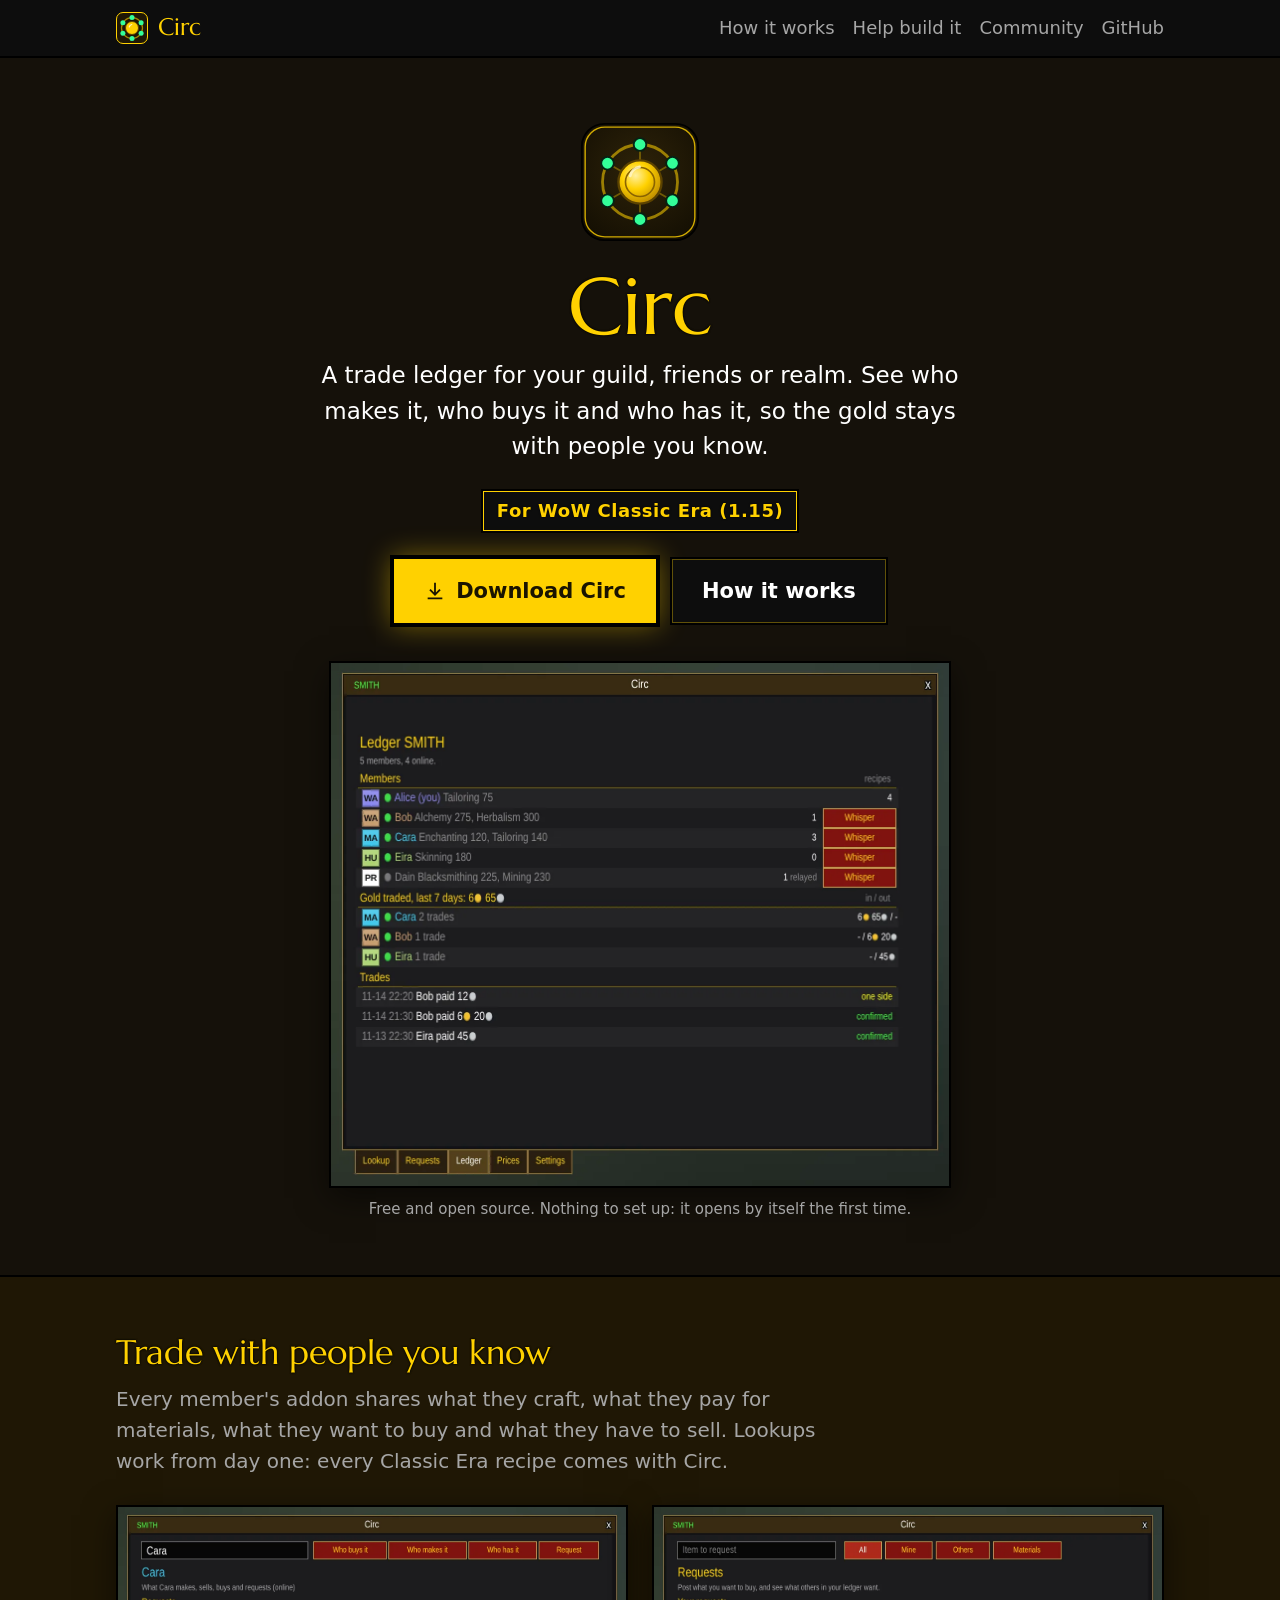
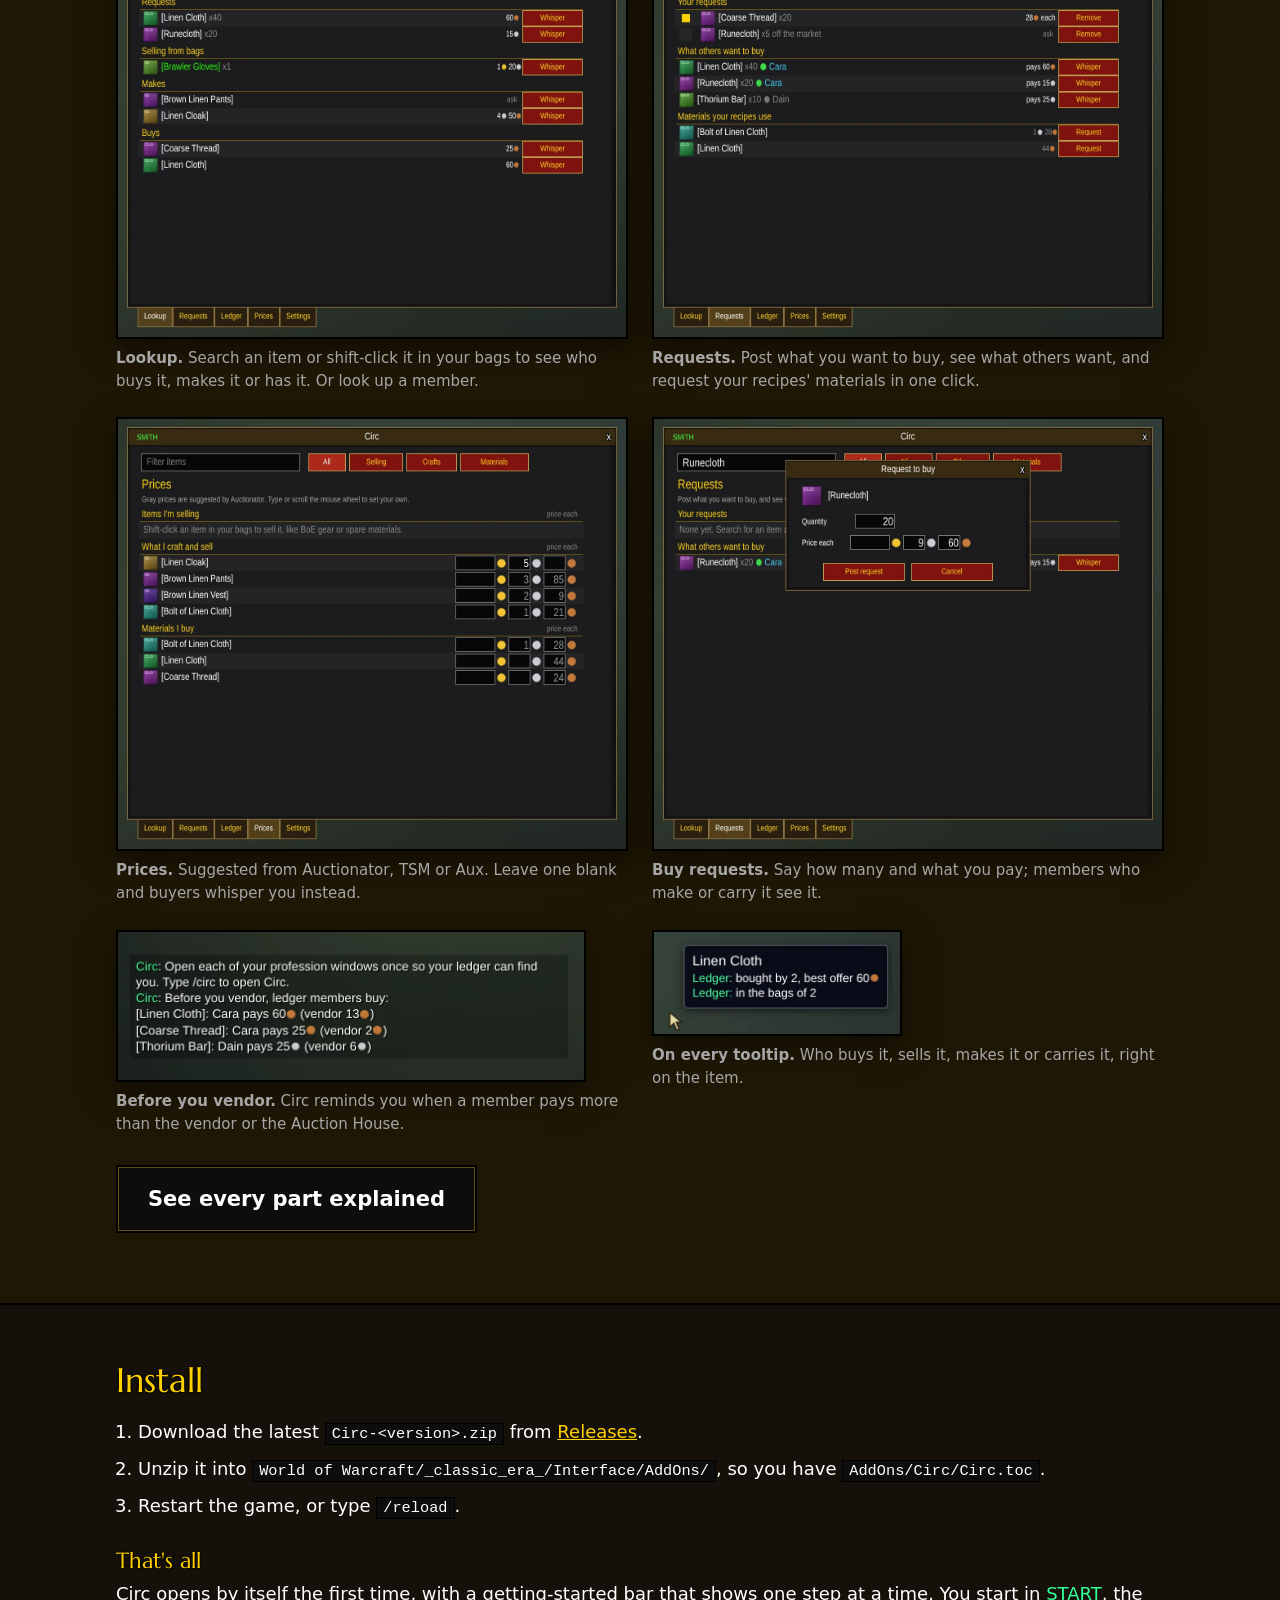
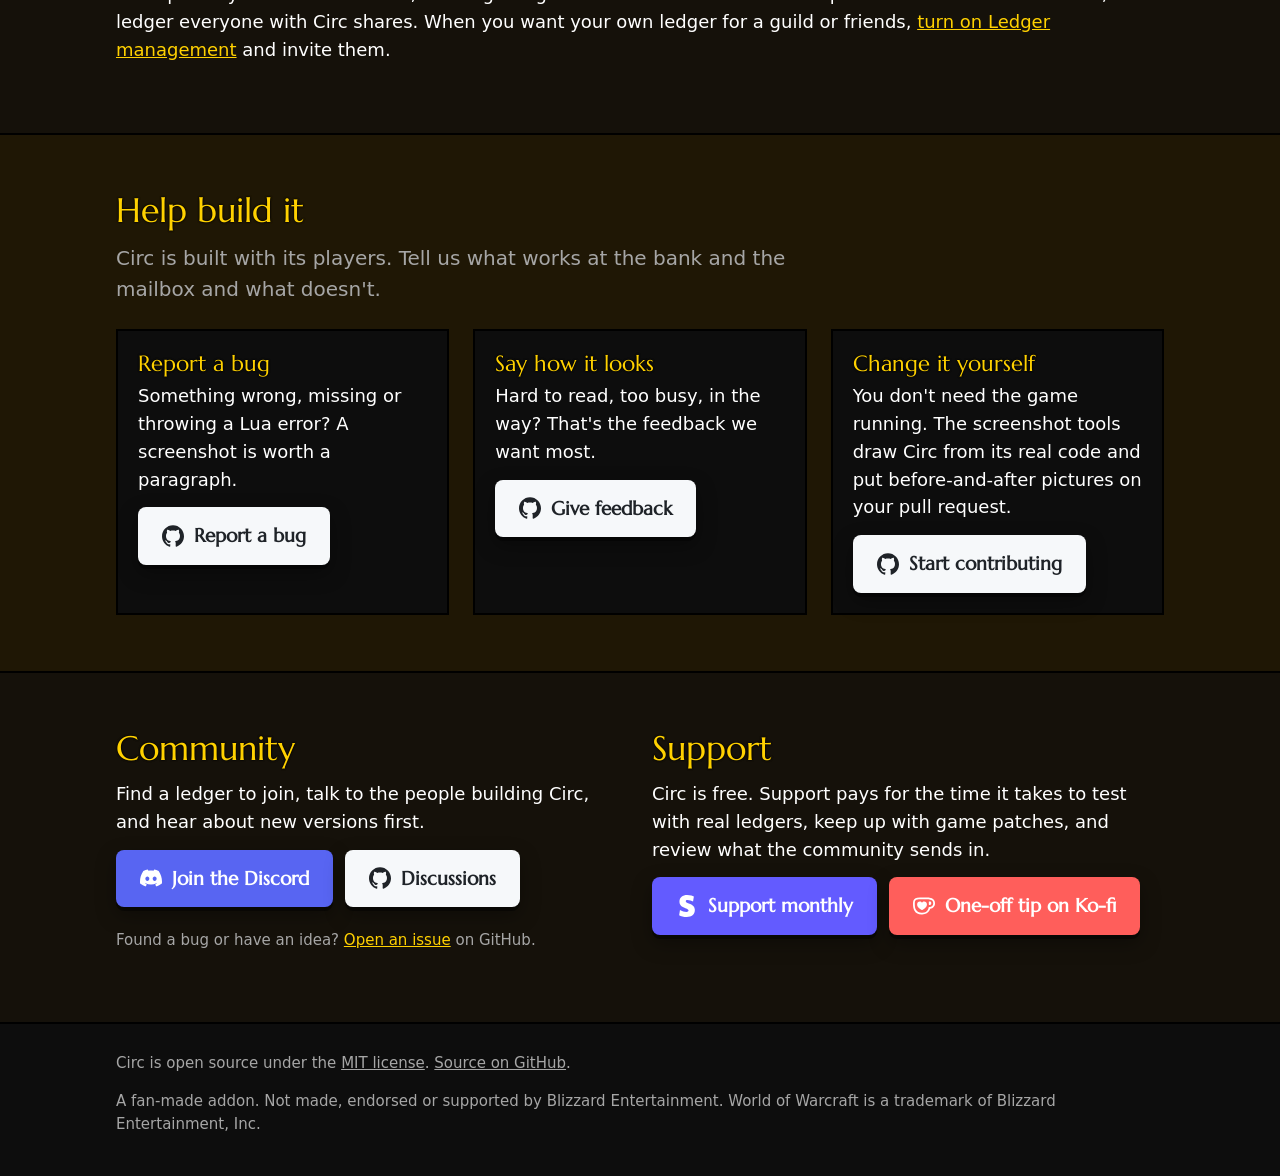
<file: docs/index.html>
<!doctype html>
<!--
  The Circ landing page, served by GitHub Pages from docs/. Plain HTML, no build step.
  Community links: Discord, GitHub Discussions and Issues. Support links: Ko-fi and a
  Stripe monthly subscription. Keep them in step with README.md and .github/FUNDING.yml.
  Screenshots in images/shots/ come from tools/circ-shots:
    python3 tools/site-images.py
  The social card (images/social.jpg) and the icon come from brand/:
    python3 tools/brand-images.py
-->
<html lang="en">
<head>
<meta charset="utf-8">
<meta name="viewport" content="width=device-width, initial-scale=1">
<title>Circ: a trade ledger for WoW Classic Era</title>
<meta name="description" content="Circ shares what your guild, friends or realm craft, buy and sell in World of Warcraft Classic Era, so gold stays with people you know.">
<meta property="og:type" content="website">
<meta property="og:url" content="https://latentrune.github.io/circ/">
<meta property="og:title" content="Circ: a trade ledger for WoW Classic Era">
<meta property="og:description" content="See who makes it, who buys it and who has it, inside your own trade ledger.">
<meta property="og:image" content="https://latentrune.github.io/circ/images/social.jpg">
<meta property="og:image:width" content="1200">
<meta property="og:image:height" content="630">
<meta name="twitter:card" content="summary_large_image">
<meta name="theme-color" content="#1f1705">
<link rel="icon" href="images/favicon.svg" type="image/svg+xml">
<link rel="apple-touch-icon" href="images/icon-512.png">
<link rel="preconnect" href="https://fonts.googleapis.com">
<link rel="preconnect" href="https://fonts.gstatic.com" crossorigin>
<link href="https://fonts.googleapis.com/css2?family=Marcellus&display=swap" rel="stylesheet">
<link rel="stylesheet" href="site.css">
</head>
<body>

<header class="top"><div class="wrap">
  <a class="brand" href="./"><img src="images/favicon.svg" alt="">Circ</a>
  <nav>
    <a href="docs.html">How it works</a>
    <a class="wide" href="#help">Help build it</a>
    <a class="wide" href="#community">Community</a>
    <a href="https://github.com/LatentRune/circ">GitHub</a>
  </nav>
</div></header>

<!-- Hero: what it is and where to get it -->
<div class="hero wrap">
  <img class="mark" src="images/icon.svg" alt="The Circ icon: a gold coin inside a ring of members">
  <h1>Circ</h1>
  <p class="tag">A trade ledger for your guild, friends or realm. See who makes it, who buys it and who has it,
    so the gold stays with people you know.</p>
  <p class="clients"><span class="client">For WoW Classic Era (1.15)</span></p>
  <div class="btns">
    <a class="btn gold big" href="https://github.com/LatentRune/circ/releases/latest"><svg class="ico" viewBox="0 0 24 24" aria-hidden="true"><path fill="currentColor" d="M11 3h2v10.6l3.8-3.8 1.4 1.4L12 17.4l-6.2-6.2 1.4-1.4L11 13.6zM4 19h16v2H4z"/></svg>Download Circ</a>
    <a class="btn big" href="docs.html">How it works</a>
  </div>
  <img class="shot" src="images/shots/ledger.webp" width="622" height="526"
       alt="Circ's Ledger tab: five members with their professions, the gold traded with each this week, and the trades">
  <p class="small" style="margin-top:10px">Free and open source. Nothing to set up: it opens by itself the first time.</p>
</div>

<!-- What it shows -->
<section class="alt"><div class="wrap">
  <h2>Trade with people you know</h2>
  <p class="lead">Every member's addon shares what they craft, what they pay for materials, what they want to buy
    and what they have to sell. Lookups work from day one: every Classic Era recipe comes with Circ.</p>
  <div class="grid two gallery" style="margin-top:28px">
    <figure><img class="shot" src="images/shots/lookup-member.webp" width="622" height="526" alt="Looking up Cara: her requests, what she sells, makes and buys">
      <figcaption><b>Lookup.</b> Search an item or shift-click it in your bags to see who buys it, makes it or has it. Or look up a member.</figcaption></figure>
    <figure><img class="shot" src="images/shots/requests-all.webp" width="622" height="526" alt="The Requests tab: your requests, what others want, and materials your recipes use">
      <figcaption><b>Requests.</b> Post what you want to buy, see what others want, and request your recipes' materials in one click.</figcaption></figure>
    <figure><img class="shot" src="images/shots/prices.webp" width="622" height="526" alt="The Prices tab: crafts and materials with suggested prices">
      <figcaption><b>Prices.</b> Suggested from Auctionator, TSM or Aux. Leave one blank and buyers whisper you instead.</figcaption></figure>
    <figure><img class="shot" src="images/shots/request-dialog.webp" width="622" height="526" alt="Posting a request to buy 20 Runecloth">
      <figcaption><b>Buy requests.</b> Say how many and what you pay; members who make or carry it see it.</figcaption></figure>
  </div>
  <div class="grid two" style="margin-top:24px">
    <figure><img class="shot" src="images/shots/vendor.webp" width="470" height="150" alt="Chat: before you vendor, ledger members buy Linen Cloth, Coarse Thread and Thorium Bar for more">
      <figcaption><b>Before you vendor.</b> Circ reminds you when a member pays more than the vendor or the Auction House.</figcaption></figure>
    <figure><img class="shot" src="images/shots/tooltip.webp" width="250" height="104" alt="Item tooltip with two Ledger lines" style="max-width:min(360px, 100%)">
      <figcaption><b>On every tooltip.</b> Who buys it, sells it, makes it or carries it, right on the item.</figcaption></figure>
  </div>
  <p style="margin-top:28px"><a class="btn big" href="docs.html">See every part explained</a></p>
</div></section>

<!-- Install -->
<section id="install"><div class="wrap">
  <h2>Install</h2>
  <ol class="steps">
    <li>Download the latest <code>Circ-&lt;version&gt;.zip</code> from
      <a href="https://github.com/LatentRune/circ/releases/latest">Releases</a>.</li>
    <li>Unzip it into <code>World of Warcraft/_classic_era_/Interface/AddOns/</code>, so you have
      <code>AddOns/Circ/Circ.toc</code>.</li>
    <li>Restart the game, or type <code>/reload</code>.</li>
  </ol>
  <h3>That's all</h3>
  <p>Circ opens by itself the first time, with a getting-started bar that shows one step at a time. You start in
    <span class="ledger">START</span>, the ledger everyone with Circ shares. When you want your own ledger for a guild or
    friends, <a href="docs.html#ledgers">turn on Ledger management</a> and invite them.</p>
</div></section>

<!-- Help build it -->
<section id="help" class="alt"><div class="wrap">
  <h2>Help build it</h2>
  <p class="lead">Circ is built with its players. Tell us what works at the bank and the mailbox and what doesn't.</p>
  <div class="grid" style="margin-top:24px">
    <div class="card"><h3>Report a bug</h3><p>Something wrong, missing or throwing a Lua error? A screenshot is worth a paragraph.</p>
      <a class="btn brand github" href="https://github.com/LatentRune/circ/issues/new?template=bug.yml"><svg class="ico" viewBox="0 0 24 24" aria-hidden="true"><path fill="currentColor" d="M12 .297c-6.63 0-12 5.373-12 12 0 5.303 3.438 9.8 8.205 11.385.6.113.82-.258.82-.577 0-.285-.01-1.04-.015-2.04-3.338.724-4.042-1.61-4.042-1.61C4.422 18.07 3.633 17.7 3.633 17.7c-1.087-.744.084-.729.084-.729 1.205.084 1.838 1.236 1.838 1.236 1.07 1.835 2.809 1.305 3.495.998.108-.776.417-1.305.76-1.605-2.665-.3-5.466-1.332-5.466-5.93 0-1.31.465-2.38 1.235-3.22-.135-.303-.54-1.523.105-3.176 0 0 1.005-.322 3.3 1.23.96-.267 1.98-.399 3-.405 1.02.006 2.04.138 3 .405 2.28-1.552 3.285-1.23 3.285-1.23.645 1.653.24 2.873.12 3.176.765.84 1.23 1.91 1.23 3.22 0 4.61-2.805 5.625-5.475 5.92.42.36.81 1.096.81 2.22 0 1.606-.015 2.896-.015 3.286 0 .315.21.69.825.57C20.565 22.092 24 17.592 24 12.297c0-6.627-5.373-12-12-12"/></svg>Report a bug</a></div>
    <div class="card"><h3>Say how it looks</h3><p>Hard to read, too busy, in the way? That's the feedback we want most.</p>
      <a class="btn brand github" href="https://github.com/LatentRune/circ/issues/new?template=looks.yml"><svg class="ico" viewBox="0 0 24 24" aria-hidden="true"><path fill="currentColor" d="M12 .297c-6.63 0-12 5.373-12 12 0 5.303 3.438 9.8 8.205 11.385.6.113.82-.258.82-.577 0-.285-.01-1.04-.015-2.04-3.338.724-4.042-1.61-4.042-1.61C4.422 18.07 3.633 17.7 3.633 17.7c-1.087-.744.084-.729.084-.729 1.205.084 1.838 1.236 1.838 1.236 1.07 1.835 2.809 1.305 3.495.998.108-.776.417-1.305.76-1.605-2.665-.3-5.466-1.332-5.466-5.93 0-1.31.465-2.38 1.235-3.22-.135-.303-.54-1.523.105-3.176 0 0 1.005-.322 3.3 1.23.96-.267 1.98-.399 3-.405 1.02.006 2.04.138 3 .405 2.28-1.552 3.285-1.23 3.285-1.23.645 1.653.24 2.873.12 3.176.765.84 1.23 1.91 1.23 3.22 0 4.61-2.805 5.625-5.475 5.92.42.36.81 1.096.81 2.22 0 1.606-.015 2.896-.015 3.286 0 .315.21.69.825.57C20.565 22.092 24 17.592 24 12.297c0-6.627-5.373-12-12-12"/></svg>Give feedback</a></div>
    <div class="card"><h3>Change it yourself</h3><p>You don't need the game running. The screenshot tools draw Circ from its real code and put before-and-after pictures on your pull request.</p>
      <a class="btn brand github" href="https://github.com/LatentRune/circ/blob/main/CONTRIBUTING.md"><svg class="ico" viewBox="0 0 24 24" aria-hidden="true"><path fill="currentColor" d="M12 .297c-6.63 0-12 5.373-12 12 0 5.303 3.438 9.8 8.205 11.385.6.113.82-.258.82-.577 0-.285-.01-1.04-.015-2.04-3.338.724-4.042-1.61-4.042-1.61C4.422 18.07 3.633 17.7 3.633 17.7c-1.087-.744.084-.729.084-.729 1.205.084 1.838 1.236 1.838 1.236 1.07 1.835 2.809 1.305 3.495.998.108-.776.417-1.305.76-1.605-2.665-.3-5.466-1.332-5.466-5.93 0-1.31.465-2.38 1.235-3.22-.135-.303-.54-1.523.105-3.176 0 0 1.005-.322 3.3 1.23.96-.267 1.98-.399 3-.405 1.02.006 2.04.138 3 .405 2.28-1.552 3.285-1.23 3.285-1.23.645 1.653.24 2.873.12 3.176.765.84 1.23 1.91 1.23 3.22 0 4.61-2.805 5.625-5.475 5.92.42.36.81 1.096.81 2.22 0 1.606-.015 2.896-.015 3.286 0 .315.21.69.825.57C20.565 22.092 24 17.592 24 12.297c0-6.627-5.373-12-12-12"/></svg>Start contributing</a></div>
  </div>
</div></section>

<!-- Community and support -->
<section id="community"><div class="wrap">
  <div class="grid">
    <div>
      <h2>Community</h2>
      <p>Find a ledger to join, talk to the people building Circ, and hear about new versions first.</p>
      <div class="btns" style="margin-bottom:22px">
        <a class="btn brand discord" href="https://discord.gg/wcCfAmMsFV"><svg class="ico" viewBox="0 0 24 24" aria-hidden="true"><path fill="currentColor" d="M20.317 4.3698a19.7913 19.7913 0 00-4.8851-1.5152.0741.0741 0 00-.0785.0371c-.211.3753-.4447.8648-.6083 1.2495-1.8447-.2762-3.68-.2762-5.4868 0-.1636-.3933-.4058-.8742-.6177-1.2495a.077.077 0 00-.0785-.037 19.7363 19.7363 0 00-4.8852 1.515.0699.0699 0 00-.0321.0277C.5334 9.0458-.319 13.5799.0992 18.0578a.0824.0824 0 00.0312.0561c2.0528 1.5076 4.0413 2.4228 5.9929 3.0294a.0777.0777 0 00.0842-.0276c.4616-.6304.8731-1.2952 1.226-1.9942a.076.076 0 00-.0416-.1057c-.6528-.2476-1.2743-.5495-1.8722-.8923a.077.077 0 01-.0076-.1277c.1258-.0943.2517-.1923.3718-.2914a.0743.0743 0 01.0776-.0105c3.9278 1.7933 8.18 1.7933 12.0614 0a.0739.0739 0 01.0785.0095c.1202.099.246.1981.3728.2924a.077.077 0 01-.0066.1276 12.2986 12.2986 0 01-1.873.8914.0766.0766 0 00-.0407.1067c.3604.698.7719 1.3628 1.225 1.9932a.076.076 0 00.0842.0286c1.961-.6067 3.9495-1.5219 6.0023-3.0294a.077.077 0 00.0313-.0552c.5004-5.177-.8382-9.6739-3.5485-13.6604a.061.061 0 00-.0312-.0286zM8.02 15.3312c-1.1825 0-2.1569-1.0857-2.1569-2.419 0-1.3332.9555-2.4189 2.157-2.4189 1.2108 0 2.1757 1.0952 2.1568 2.419 0 1.3332-.9555 2.4189-2.1569 2.4189zm7.9748 0c-1.1825 0-2.1569-1.0857-2.1569-2.419 0-1.3332.9554-2.4189 2.1569-2.4189 1.2108 0 2.1757 1.0952 2.1568 2.419 0 1.3332-.946 2.4189-2.1568 2.4189Z"/></svg>Join the Discord</a>
        <a class="btn brand github" href="https://github.com/LatentRune/circ/discussions"><svg class="ico" viewBox="0 0 24 24" aria-hidden="true"><path fill="currentColor" d="M12 .297c-6.63 0-12 5.373-12 12 0 5.303 3.438 9.8 8.205 11.385.6.113.82-.258.82-.577 0-.285-.01-1.04-.015-2.04-3.338.724-4.042-1.61-4.042-1.61C4.422 18.07 3.633 17.7 3.633 17.7c-1.087-.744.084-.729.084-.729 1.205.084 1.838 1.236 1.838 1.236 1.07 1.835 2.809 1.305 3.495.998.108-.776.417-1.305.76-1.605-2.665-.3-5.466-1.332-5.466-5.93 0-1.31.465-2.38 1.235-3.22-.135-.303-.54-1.523.105-3.176 0 0 1.005-.322 3.3 1.23.96-.267 1.98-.399 3-.405 1.02.006 2.04.138 3 .405 2.28-1.552 3.285-1.23 3.285-1.23.645 1.653.24 2.873.12 3.176.765.84 1.23 1.91 1.23 3.22 0 4.61-2.805 5.625-5.475 5.92.42.36.81 1.096.81 2.22 0 1.606-.015 2.896-.015 3.286 0 .315.21.69.825.57C20.565 22.092 24 17.592 24 12.297c0-6.627-5.373-12-12-12"/></svg>Discussions</a>
      </div>
      <p class="small">Found a bug or have an idea? <a href="https://github.com/LatentRune/circ/issues">Open an issue</a> on GitHub.</p>
    </div>
    <div>
      <h2>Support</h2>
      <p>Circ is free. Support pays for the time it takes to test with real ledgers,
        keep up with game patches, and review what the community sends in.</p>
      <div class="btns">
        <a class="btn brand stripe" href="https://buy.stripe.com/00wdR93RAdvsdxwaPwew801"><svg class="ico" viewBox="0 0 24 24" aria-hidden="true"><path fill="currentColor" d="M13.976 9.15c-2.172-.806-3.356-1.426-3.356-2.409 0-.831.683-1.305 1.901-1.305 2.227 0 4.515.858 6.09 1.631l.89-5.494C18.252.975 15.697 0 12.165 0 9.667 0 7.589.654 6.104 1.872 4.56 3.147 3.757 4.992 3.757 7.218c0 4.039 2.467 5.76 6.476 7.219 2.585.92 3.445 1.574 3.445 2.583 0 .98-.84 1.545-2.354 1.545-1.875 0-4.965-.921-6.99-2.109l-.9 5.555C5.175 22.99 8.385 24 11.714 24c2.641 0 4.843-.624 6.328-1.813 1.664-1.305 2.525-3.236 2.525-5.732 0-4.128-2.524-5.851-6.594-7.305h.003z"/></svg>Support monthly</a>
        <a class="btn brand kofi" href="https://ko-fi.com/latentrune"><svg class="ico" viewBox="0 0 24 24" aria-hidden="true"><path fill="currentColor" d="M11.351 2.715c-2.7 0-4.986.025-6.83.26C2.078 3.285 0 5.154 0 8.61c0 3.506.182 6.13 1.585 8.493 1.584 2.701 4.233 4.182 7.662 4.182h.83c4.209 0 6.494-2.234 7.637-4a9.5 9.5 0 0 0 1.091-2.338C21.792 14.688 24 12.22 24 9.208v-.415c0-3.247-2.13-5.507-5.792-5.87-1.558-.156-2.65-.208-6.857-.208m0 1.947c4.208 0 5.09.052 6.571.182 2.624.311 4.13 1.584 4.13 4v.39c0 2.156-1.792 3.844-3.87 3.844h-.935l-.156.649c-.208 1.013-.597 1.818-1.039 2.546-.909 1.428-2.545 3.064-5.922 3.064h-.805c-2.571 0-4.831-.883-6.078-3.195-1.09-2-1.298-4.155-1.298-7.506 0-2.181.857-3.402 3.012-3.714 1.533-.233 3.559-.26 6.39-.26m6.547 2.287c-.416 0-.65.234-.65.546v2.935c0 .311.234.545.65.545 1.324 0 2.051-.754 2.051-2s-.727-2.026-2.052-2.026m-10.39.182c-1.818 0-3.013 1.48-3.013 3.142 0 1.533.858 2.857 1.949 3.897.727.701 1.87 1.429 2.649 1.896a1.47 1.47 0 0 0 1.507 0c.78-.467 1.922-1.195 2.623-1.896 1.117-1.039 1.974-2.364 1.974-3.897 0-1.662-1.247-3.142-3.039-3.142-1.065 0-1.792.545-2.338 1.298-.493-.753-1.246-1.298-2.312-1.298"/></svg>One-off tip on Ko-fi</a>
      </div>
    </div>
  </div>
</div></section>

<footer><div class="wrap">
  <p>Circ is open source under the <a href="https://github.com/LatentRune/circ/blob/main/LICENSE">MIT license</a>.
    <a href="https://github.com/LatentRune/circ">Source on GitHub</a>.</p>
  <p>A fan-made addon. Not made, endorsed or supported by Blizzard Entertainment.
    World of Warcraft is a trademark of Blizzard Entertainment, Inc.</p>
</div></footer>
</body>
</html>
</file>
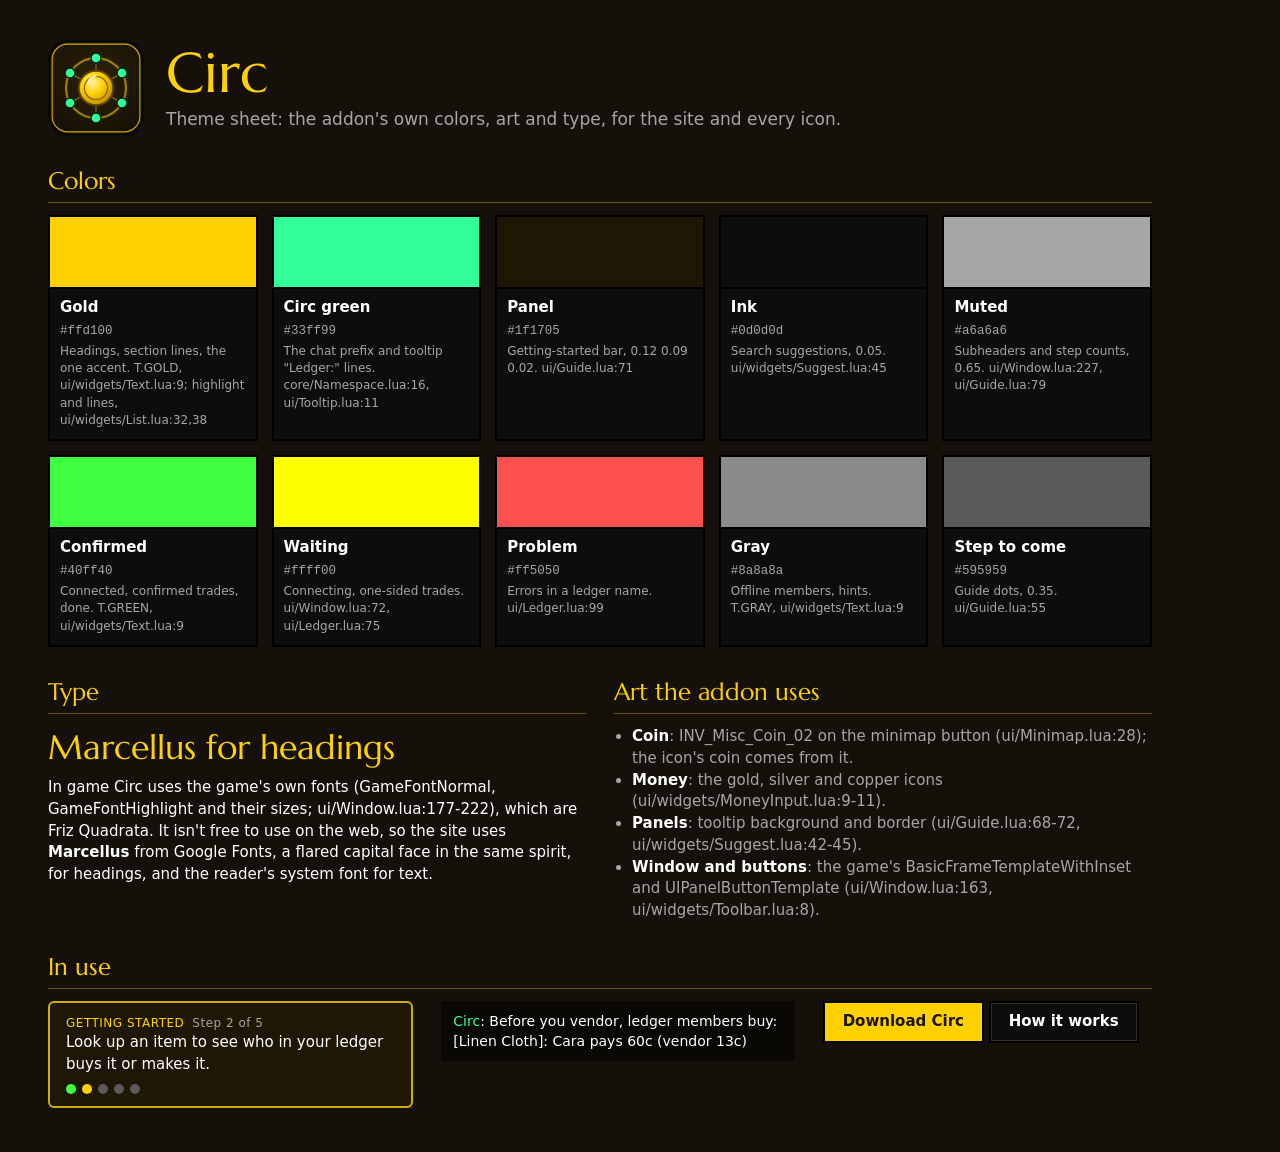
<file: brand/sheet.html>
<!doctype html>
<!--
  Circ's theme sheet: the colors, art and type the addon already uses, with where each comes
  from, so the website, icons and social cards match the game. Rendered to brand/sheet.webp
  by tools/brand-images.py. Line numbers are as of 0.14.0; search for the value if they move.
-->
<html lang="en">
<head>
<meta charset="utf-8">
<title>Circ theme sheet</title>
<link href="https://fonts.googleapis.com/css2?family=Marcellus&display=swap" rel="stylesheet">
<style>
  :root { --panel: #1f1705; --gold: #ffd100; --green: #33ff99; --muted: #a6a6a6; }
  body { margin: 0; background: #15110a; color: #fff; font: 15px/1.45 system-ui, "Segoe UI", Roboto, Arial, sans-serif; width: 1200px; }
  .page { padding: 40px 48px 44px; }
  header { display: flex; align-items: center; gap: 22px; margin-bottom: 28px; }
  header img { width: 96px; height: 96px; }
  h1 { font: 56px/1 Marcellus, Georgia, serif; color: var(--gold); margin: 0; }
  h1 + p { color: var(--muted); margin: 6px 0 0; font-size: 17px; }
  h2 { font: 24px Marcellus, Georgia, serif; color: var(--gold); margin: 30px 0 12px; border-bottom: 1px solid rgba(255, 209, 0, .35); padding-bottom: 6px; }
  .swatches { display: grid; grid-template-columns: repeat(5, 1fr); gap: 14px; }
  .sw { background: #0d0d0d; border: 2px solid #000; }
  .sw .c { height: 70px; border-bottom: 2px solid #000; }
  .sw div:last-child { padding: 8px 10px 10px; }
  .sw b { display: block; }
  .sw code { color: var(--muted); font-size: 12.5px; }
  .sw small { display: block; color: var(--muted); font-size: 12px; margin-top: 2px; }
  .row { display: flex; gap: 28px; align-items: flex-start; }
  .row > div { flex: 1; }
  .type p { margin: 0 0 8px; }
  .display { font: 34px Marcellus, Georgia, serif; color: var(--gold); }
  .bar { background: var(--panel); border: 2px solid rgba(255, 209, 0, .8); border-radius: 6px; padding: 12px 16px; }
  .bar .t { color: var(--gold); font-size: 12px; letter-spacing: .5px; }
  .bar .t span { color: var(--muted); margin-left: 8px; }
  .dots { margin-top: 8px; display: flex; gap: 6px; }
  .dots i { width: 10px; height: 10px; border-radius: 50%; background: #595959; }
  .btn { display: inline-block; padding: 8px 18px; font-weight: 700; border: 2px solid #000; }
  .gold { background: var(--gold); color: #1a1400; }
  .ink { background: #0d0d0d; color: #fff; box-shadow: inset 0 0 0 1px #3a3020; }
  .chat { background: rgba(0, 0, 0, .55); padding: 10px 12px; font-size: 14px; }
  ul { margin: 0; padding-left: 18px; color: var(--muted); }
  ul b { color: #fff; font-weight: 600; }
</style>
</head>
<body><div class="page">
<header>
  <img src="../docs/images/icon.svg" alt="">
  <div><h1>Circ</h1><p>Theme sheet: the addon's own colors, art and type, for the site and every icon.</p></div>
</header>

<h2>Colors</h2>
<div class="swatches">
  <div class="sw"><div class="c" style="background:#ffd100"></div><div><b>Gold</b><code>#ffd100</code><small>Headings, section lines, the one accent. T.GOLD, ui/widgets/Text.lua:9; highlight and lines, ui/widgets/List.lua:32,38</small></div></div>
  <div class="sw"><div class="c" style="background:#33ff99"></div><div><b>Circ green</b><code>#33ff99</code><small>The chat prefix and tooltip "Ledger:" lines. core/Namespace.lua:16, ui/Tooltip.lua:11</small></div></div>
  <div class="sw"><div class="c" style="background:#1f1705"></div><div><b>Panel</b><code>#1f1705</code><small>Getting-started bar, 0.12 0.09 0.02. ui/Guide.lua:71</small></div></div>
  <div class="sw"><div class="c" style="background:#0d0d0d"></div><div><b>Ink</b><code>#0d0d0d</code><small>Search suggestions, 0.05. ui/widgets/Suggest.lua:45</small></div></div>
  <div class="sw"><div class="c" style="background:#a6a6a6"></div><div><b>Muted</b><code>#a6a6a6</code><small>Subheaders and step counts, 0.65. ui/Window.lua:227, ui/Guide.lua:79</small></div></div>
  <div class="sw"><div class="c" style="background:#40ff40"></div><div><b>Confirmed</b><code>#40ff40</code><small>Connected, confirmed trades, done. T.GREEN, ui/widgets/Text.lua:9</small></div></div>
  <div class="sw"><div class="c" style="background:#ffff00"></div><div><b>Waiting</b><code>#ffff00</code><small>Connecting, one-sided trades. ui/Window.lua:72, ui/Ledger.lua:75</small></div></div>
  <div class="sw"><div class="c" style="background:#ff5050"></div><div><b>Problem</b><code>#ff5050</code><small>Errors in a ledger name. ui/Ledger.lua:99</small></div></div>
  <div class="sw"><div class="c" style="background:#8a8a8a"></div><div><b>Gray</b><code>#8a8a8a</code><small>Offline members, hints. T.GRAY, ui/widgets/Text.lua:9</small></div></div>
  <div class="sw"><div class="c" style="background:#595959"></div><div><b>Step to come</b><code>#595959</code><small>Guide dots, 0.35. ui/Guide.lua:55</small></div></div>
</div>

<div class="row">
<div class="type">
  <h2>Type</h2>
  <p class="display">Marcellus for headings</p>
  <p>In game Circ uses the game's own fonts (GameFontNormal, GameFontHighlight and their sizes; ui/Window.lua:177-222),
    which are Friz Quadrata. It isn't free to use on the web, so the site uses <b>Marcellus</b> from Google Fonts, a
    flared capital face in the same spirit, for headings, and the reader's system font for text.</p>
</div>
<div>
  <h2>Art the addon uses</h2>
  <ul>
    <li><b>Coin</b>: INV_Misc_Coin_02 on the minimap button (ui/Minimap.lua:28); the icon's coin comes from it.</li>
    <li><b>Money</b>: the gold, silver and copper icons (ui/widgets/MoneyInput.lua:9-11).</li>
    <li><b>Panels</b>: tooltip background and border (ui/Guide.lua:68-72, ui/widgets/Suggest.lua:42-45).</li>
    <li><b>Window and buttons</b>: the game's BasicFrameTemplateWithInset and UIPanelButtonTemplate (ui/Window.lua:163, ui/widgets/Toolbar.lua:8).</li>
  </ul>
</div>
</div>

<h2>In use</h2>
<div class="row">
  <div class="bar"><div class="t">GETTING STARTED<span>Step 2 of 5</span></div>
    <div>Look up an item to see who in your ledger buys it or makes it.</div>
    <div class="dots"><i style="background:#40ff40"></i><i style="background:#ffd100"></i><i></i><i></i><i></i></div></div>
  <div class="chat"><span style="color:#33ff99">Circ</span>: Before you vendor, ledger members buy:<br>
    [Linen Cloth]: Cara pays 60c (vendor 13c)</div>
  <div><a class="btn gold">Download Circ</a> <a class="btn ink">How it works</a></div>
</div>
</div></body>
</html>
</file>
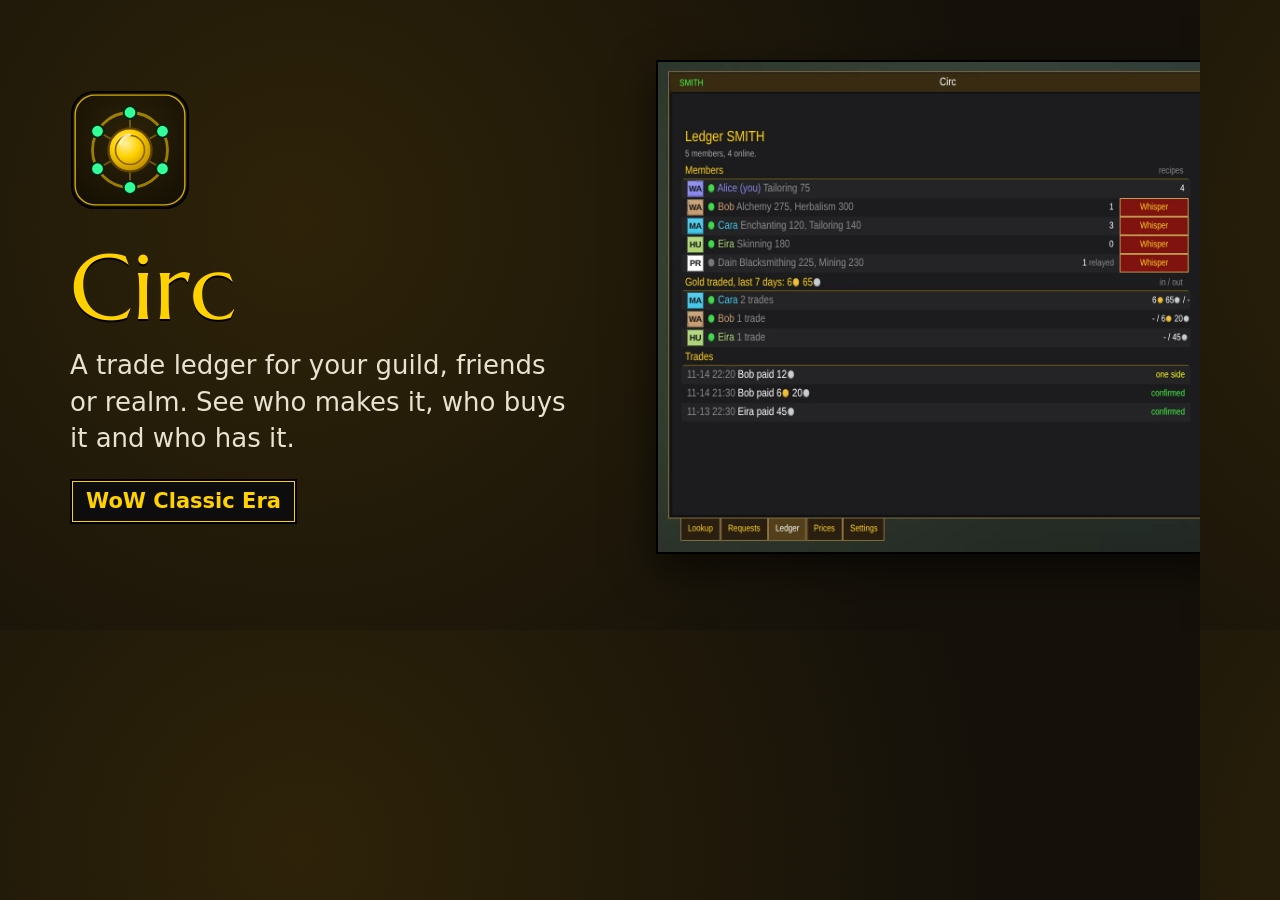
<file: brand/social.html>
<!doctype html>
<!-- The 1200x630 card shown when a link to the site or repo is shared. Rendered to
     docs/images/social.jpg by tools/brand-images.py; upload the same file as the repo's
     social preview (Settings > General). -->
<html lang="en">
<head>
<meta charset="utf-8">
<link href="https://fonts.googleapis.com/css2?family=Marcellus&display=swap" rel="stylesheet">
<style>
  html, body { margin: 0; width: 1200px; height: 630px; overflow: hidden; }
  body { background: radial-gradient(circle at 25% 35%, #2e2309, #15110a 70%); color: #fff;
    font: 26px/1.4 system-ui, "Segoe UI", Roboto, Arial, sans-serif; position: relative; }
  .left { position: absolute; left: 70px; top: 90px; width: 500px; }
  .left img { width: 120px; height: 120px; }
  h1 { font: 92px/1 Marcellus, Georgia, serif; color: #ffd100; margin: 22px 0 14px; text-shadow: 0 2px 0 #000; }
  p { margin: 0 0 22px; color: #e8e2d0; }
  .badge { display: inline-block; color: #ffd100; font-weight: 700; font-size: 21px; padding: 6px 14px;
    background: #0d0d0d; border: 2px solid #000; box-shadow: inset 0 0 0 1px #ffd100; }
  .shot { position: absolute; right: -40px; top: 60px; width: 580px; border: 2px solid #000;
    box-shadow: 0 16px 40px rgba(0, 0, 0, .6); }
</style>
</head>
<body>
  <div class="left">
    <img src="../docs/images/icon.svg" alt="">
    <h1>Circ</h1>
    <p>A trade ledger for your guild, friends or realm. See who makes it, who buys it and who has it.</p>
    <span class="badge">WoW Classic Era</span>
  </div>
  <img class="shot" src="../docs/images/shots/ledger.webp" alt="">
</body>
</html>
</file>
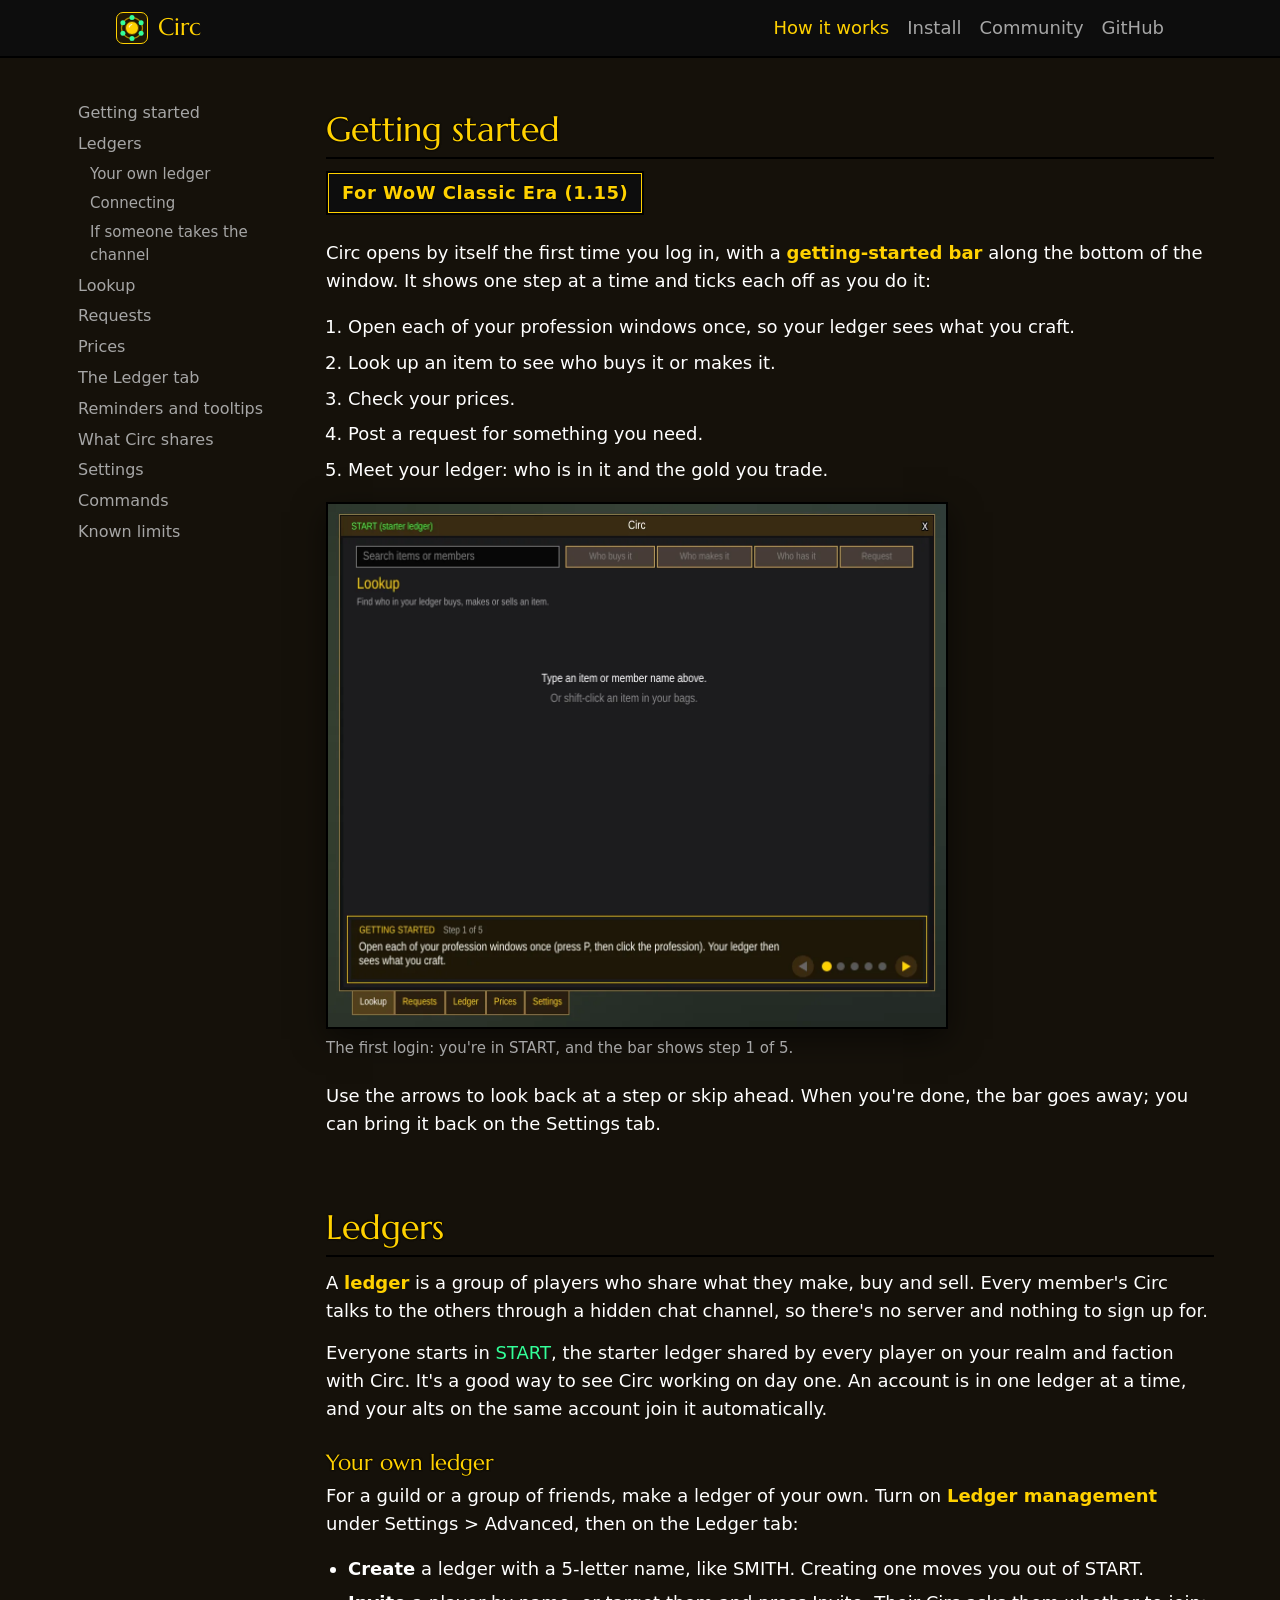
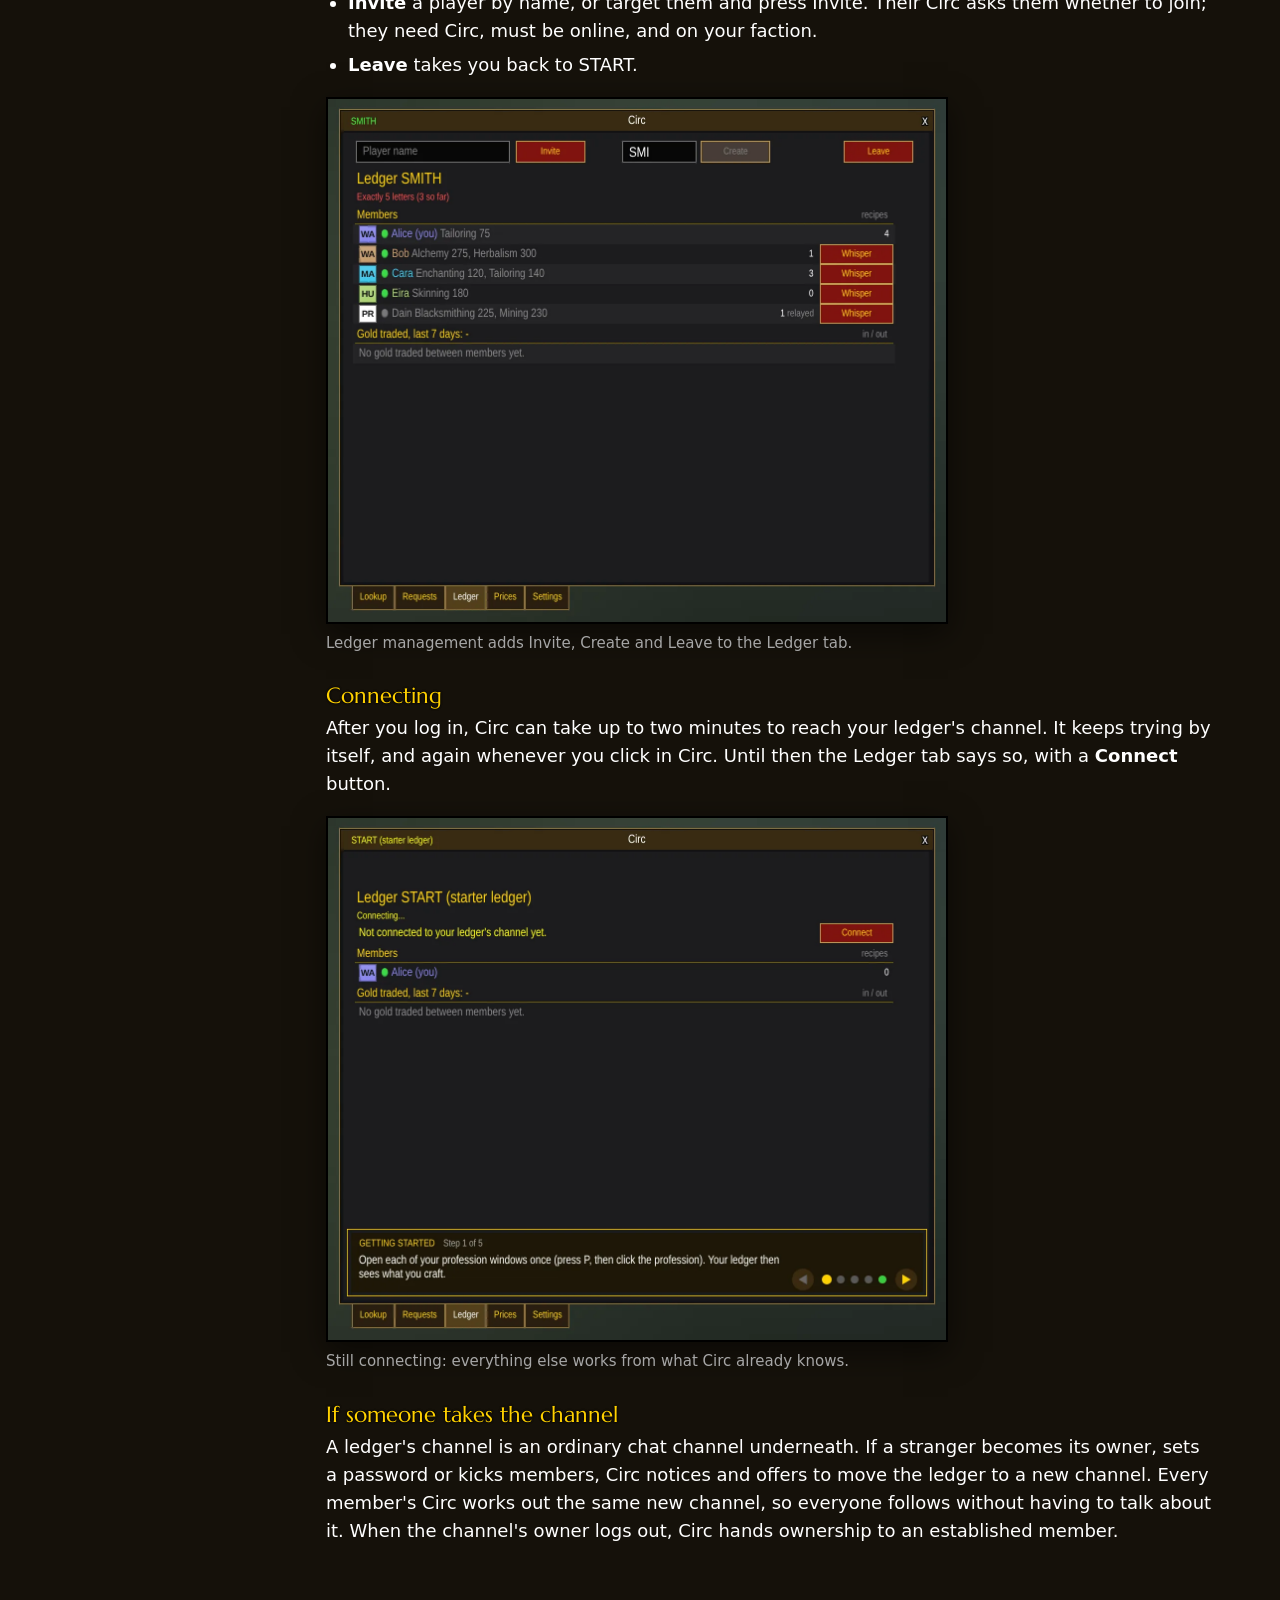
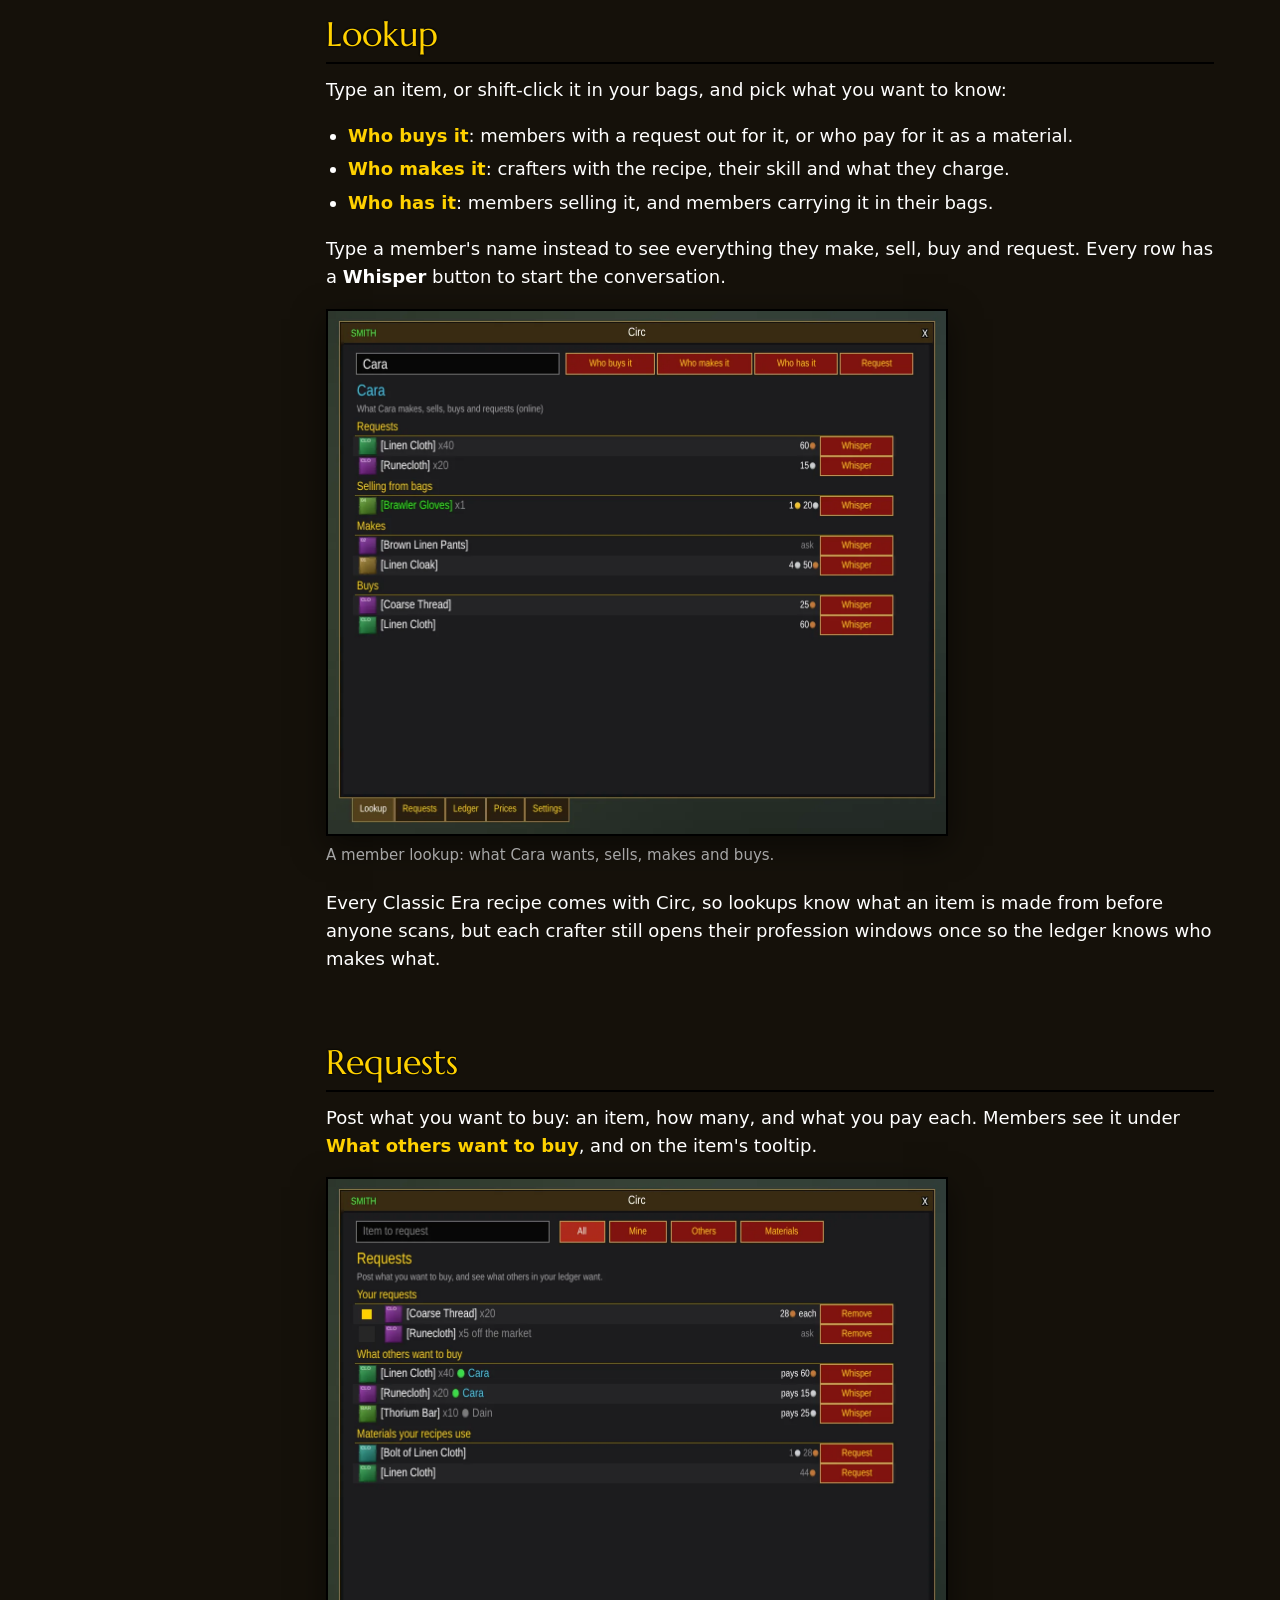
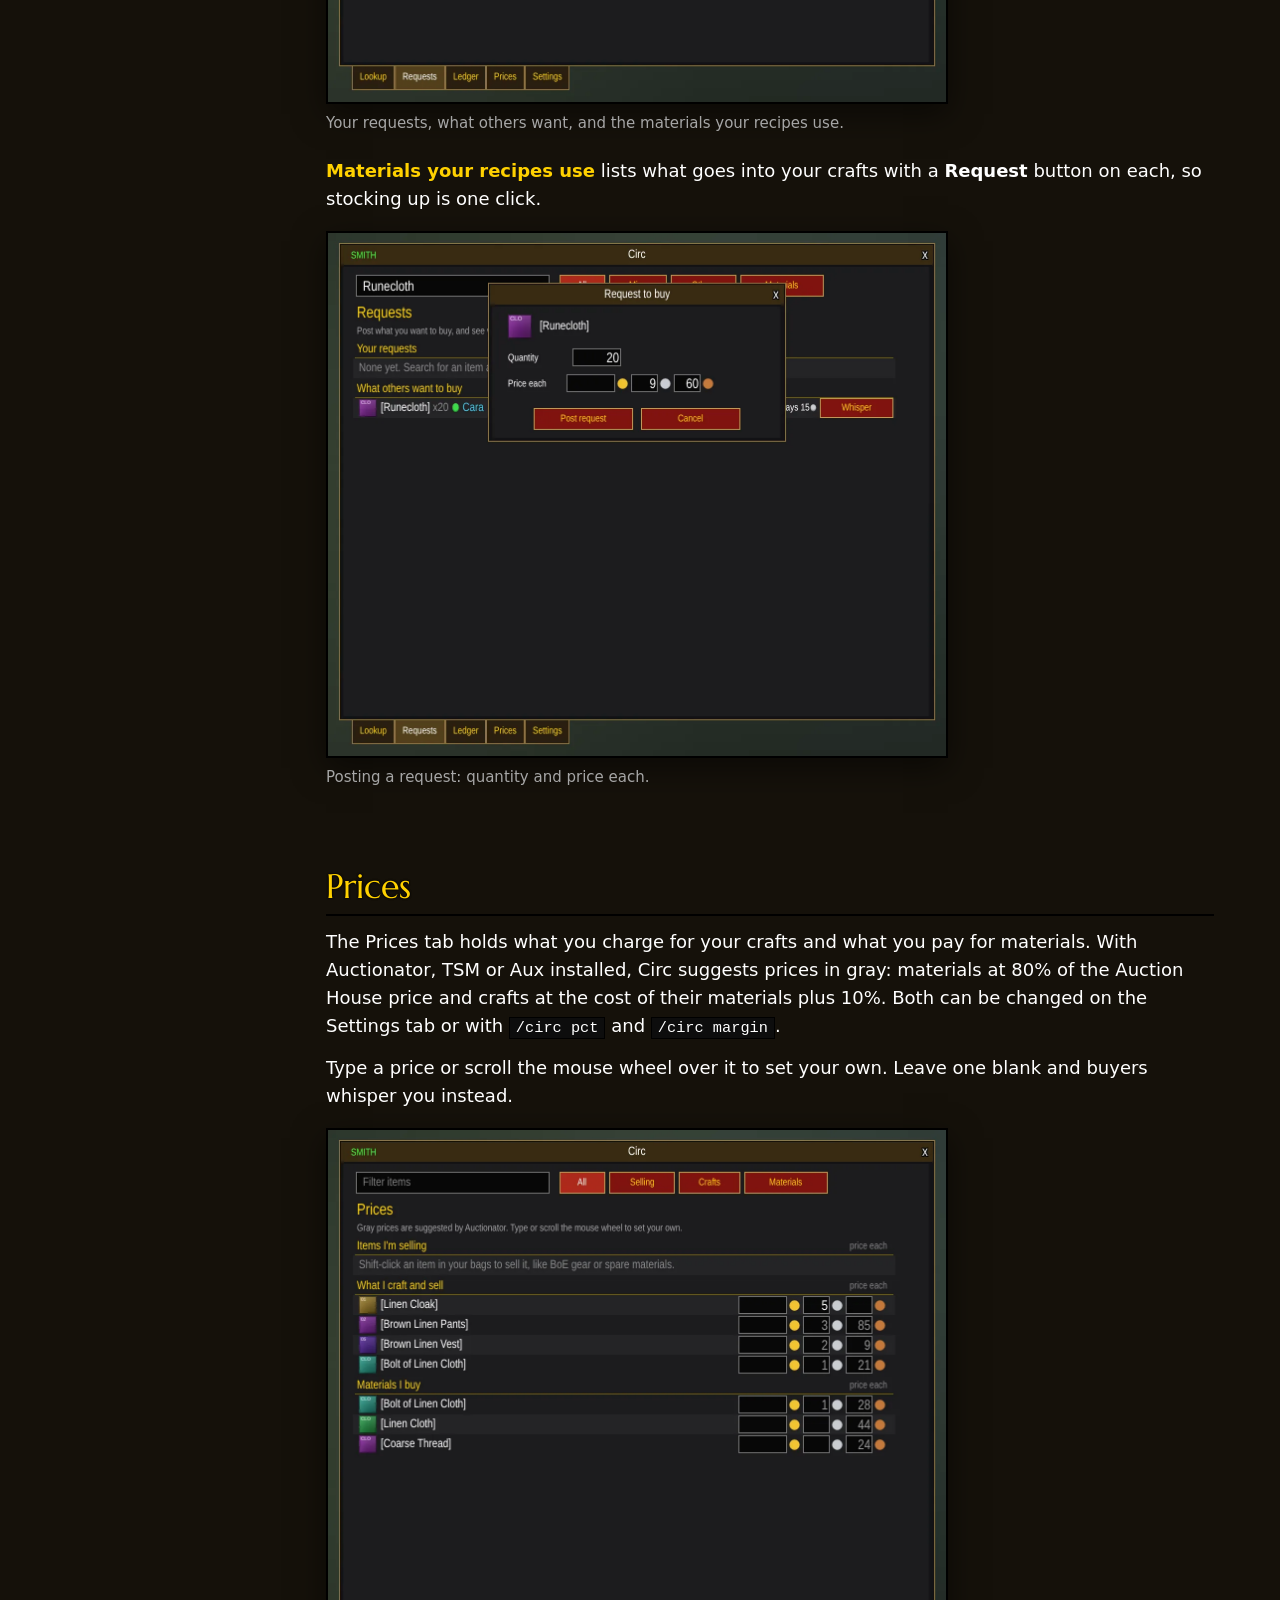
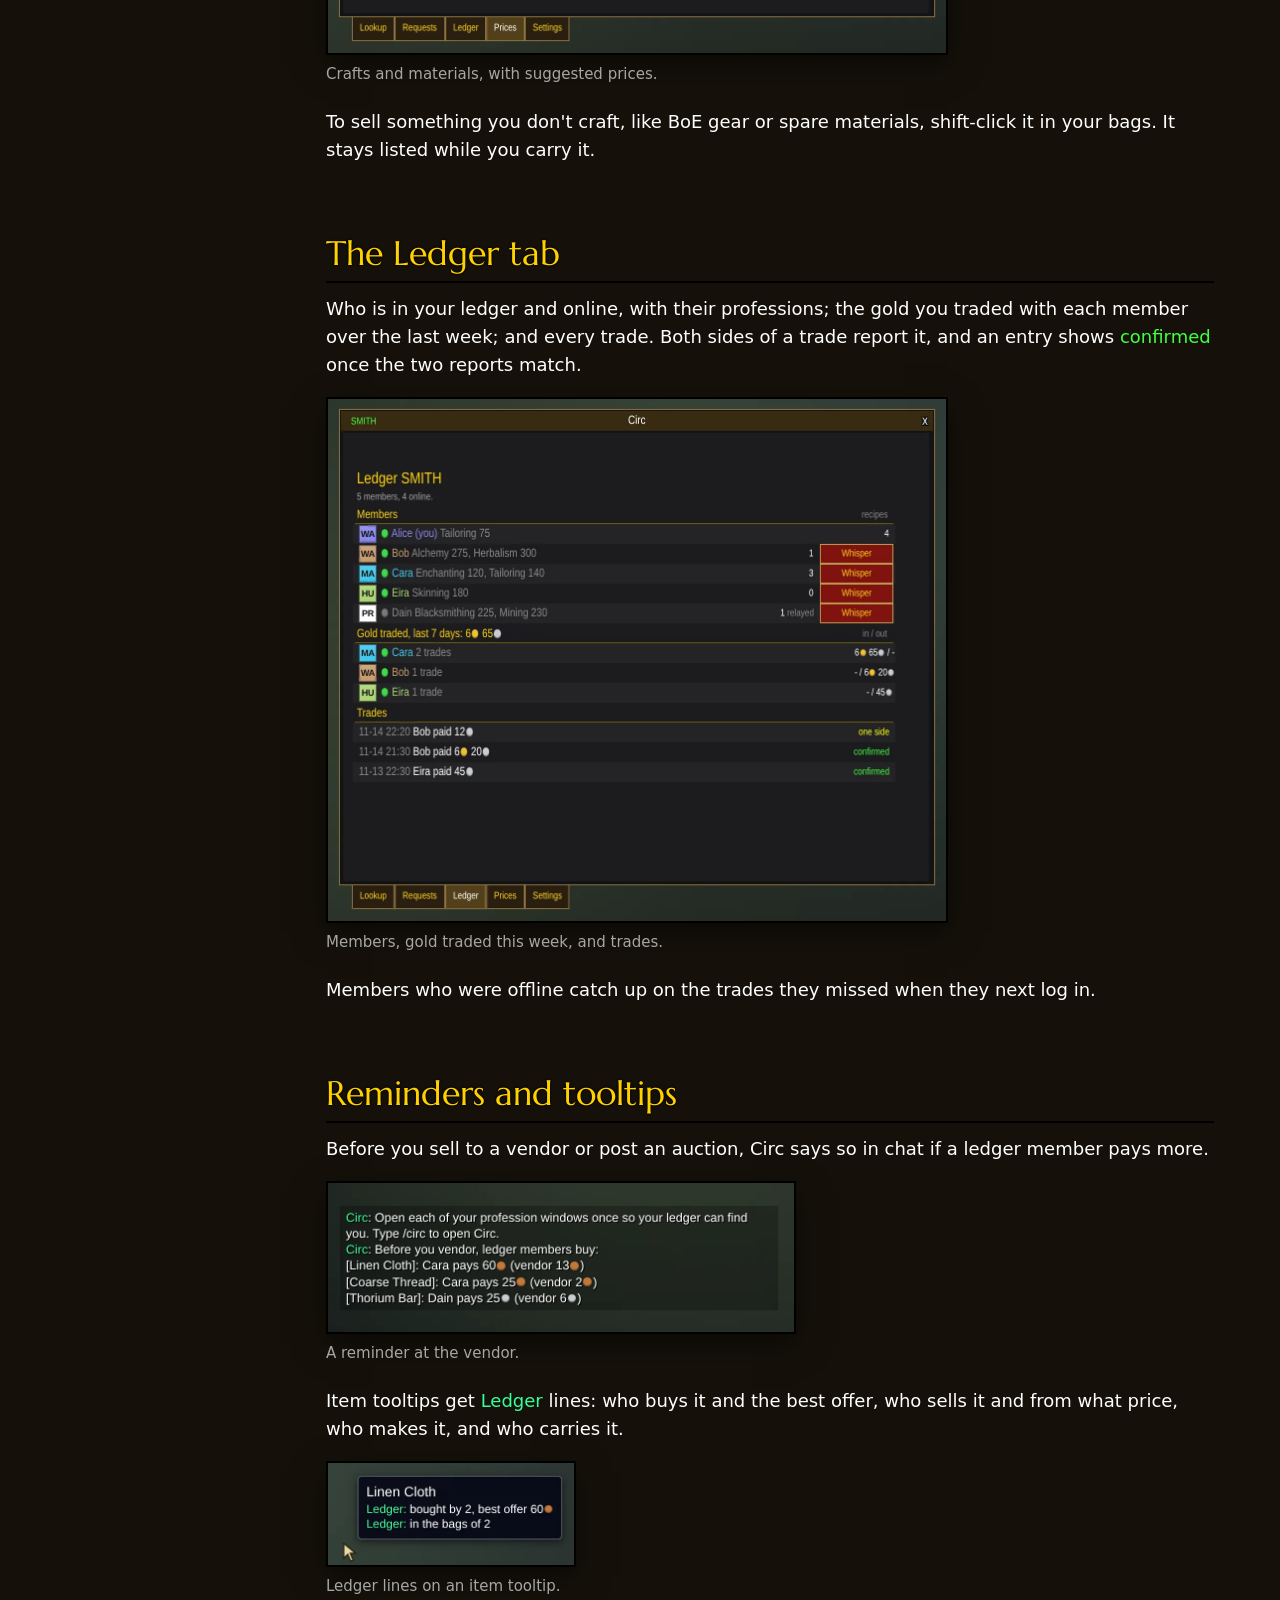
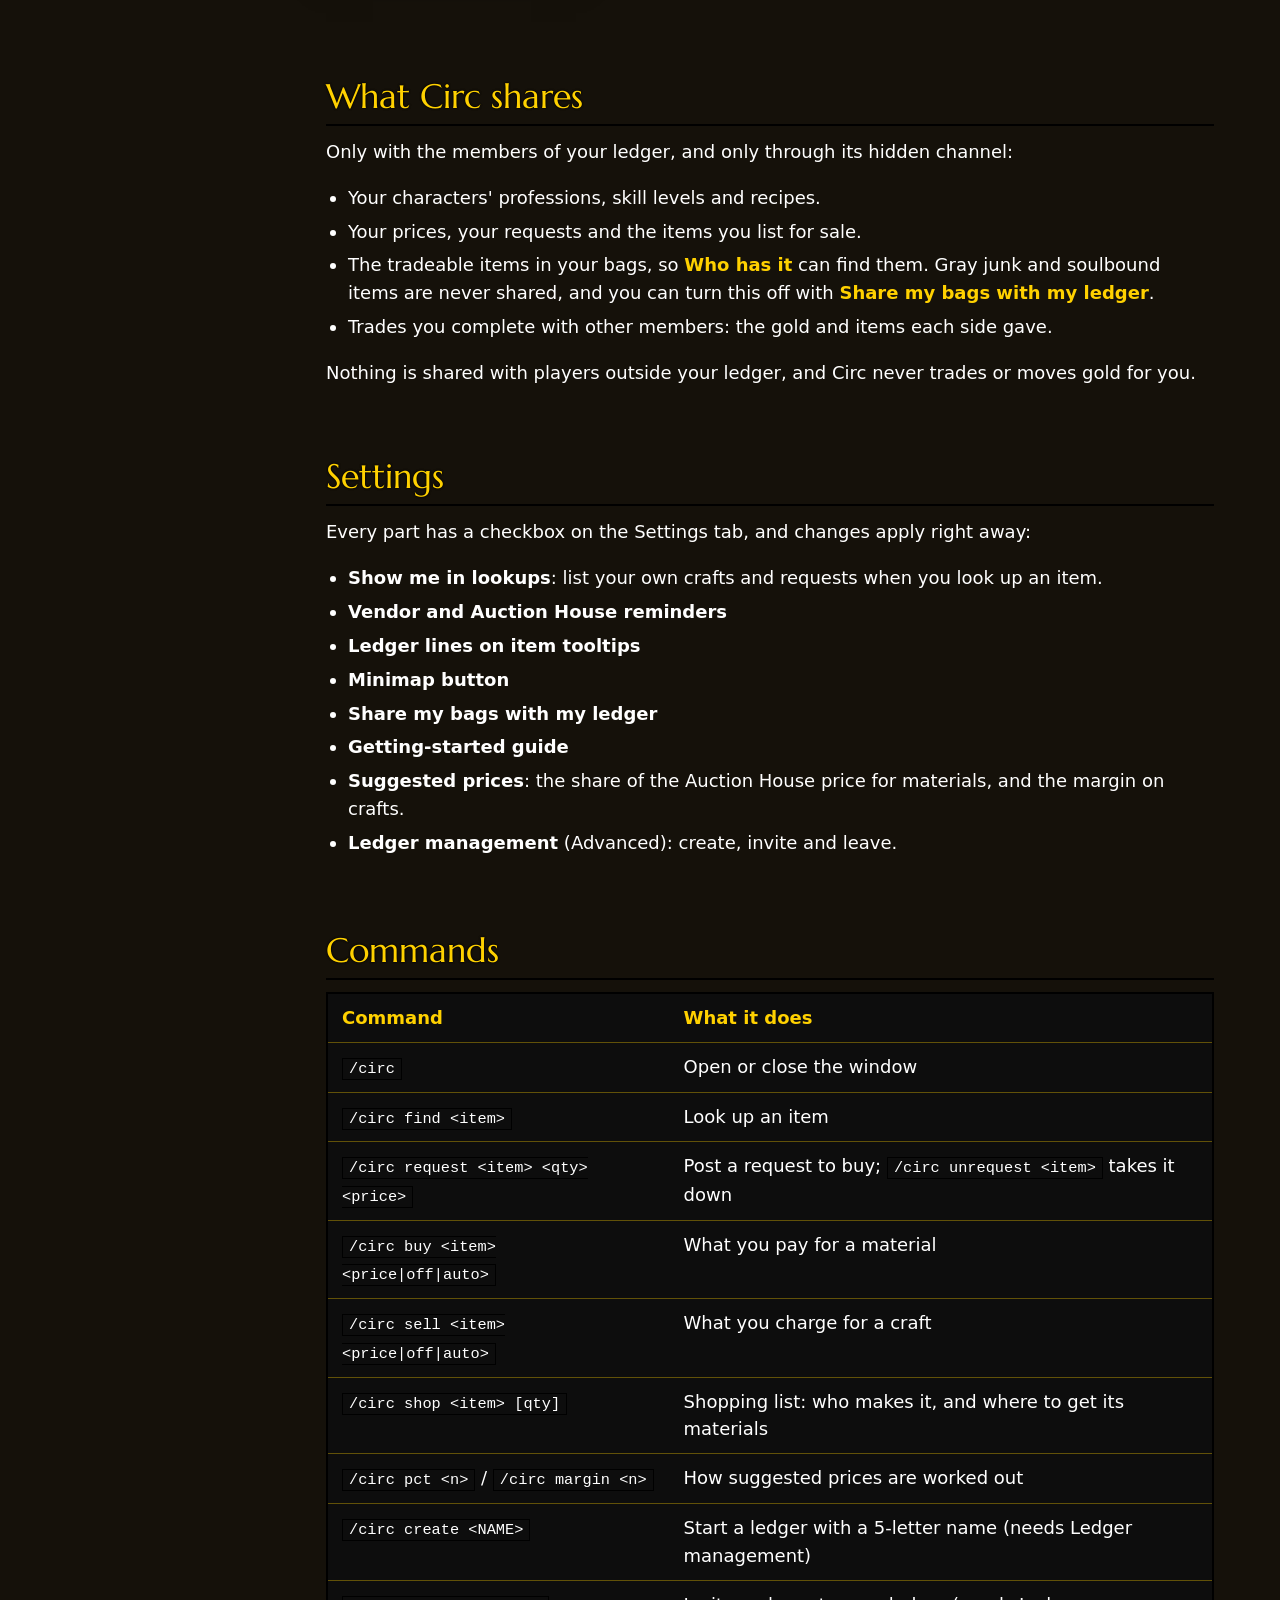
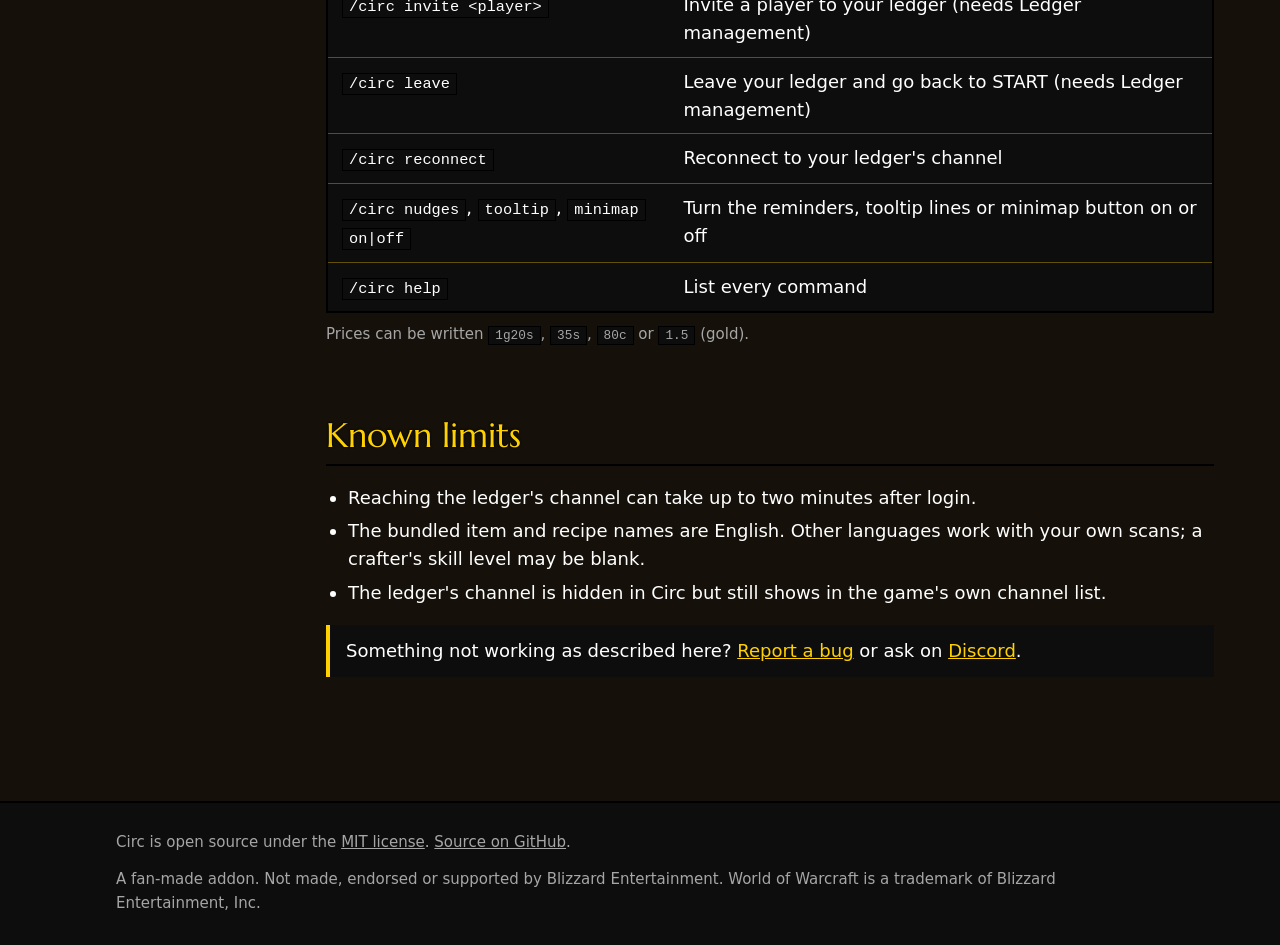
<file: docs/docs.html>
<!doctype html>
<!--
  How Circ works, part by part, for players. Served by GitHub Pages from docs/.
  The commands follow the in-game help (src/settings/Help.lua) and README.md: when one
  changes, update all three. Screenshots in images/shots/ are the tools/circ-shots
  scenarios of the same name:
    python3 tools/site-images.py
-->
<html lang="en">
<head>
<meta charset="utf-8">
<meta name="viewport" content="width=device-width, initial-scale=1">
<title>How Circ works</title>
<meta name="description" content="Every part of the Circ trade ledger addon for WoW Classic Era explained, with screenshots.">
<meta property="og:type" content="website">
<meta property="og:url" content="https://latentrune.github.io/circ/docs.html">
<meta property="og:title" content="How Circ works">
<meta property="og:description" content="See who makes it, who buys it and who has it, inside your own trade ledger.">
<meta property="og:image" content="https://latentrune.github.io/circ/images/social.jpg">
<meta property="og:image:width" content="1200">
<meta property="og:image:height" content="630">
<meta name="twitter:card" content="summary_large_image">
<meta name="theme-color" content="#1f1705">
<link rel="icon" href="images/favicon.svg" type="image/svg+xml">
<link rel="apple-touch-icon" href="images/icon-512.png">
<link rel="preconnect" href="https://fonts.googleapis.com">
<link rel="preconnect" href="https://fonts.gstatic.com" crossorigin>
<link href="https://fonts.googleapis.com/css2?family=Marcellus&display=swap" rel="stylesheet">
<link rel="stylesheet" href="site.css">
</head>
<body>

<header class="top"><div class="wrap">
  <a class="brand" href="./"><img src="images/favicon.svg" alt="">Circ</a>
  <nav>
    <a class="on" href="docs.html">How it works</a>
    <a class="wide" href="./#install">Install</a>
    <a class="wide" href="./#community">Community</a>
    <a href="https://github.com/LatentRune/circ">GitHub</a>
  </nav>
</div></header>

<div class="docs">
<nav class="toc" aria-label="Contents">
  <a href="#start">Getting started</a>
  <a href="#ledgers">Ledgers</a>
  <a class="sub" href="#own-ledger">Your own ledger</a>
  <a class="sub" href="#connecting">Connecting</a>
  <a class="sub" href="#takeovers">If someone takes the channel</a>
  <a href="#lookup">Lookup</a>
  <a href="#requests">Requests</a>
  <a href="#prices">Prices</a>
  <a href="#ledger-tab">The Ledger tab</a>
  <a href="#reminders">Reminders and tooltips</a>
  <a href="#shared">What Circ shares</a>
  <a href="#settings">Settings</a>
  <a href="#commands">Commands</a>
  <a href="#limits">Known limits</a>
</nav>

<article>

<section id="start">
  <h2>Getting started</h2>
  <p class="clients"><span class="client">For WoW Classic Era (1.15)</span></p>
  <p>Circ opens by itself the first time you log in, with a <span class="term">getting-started bar</span> along
    the bottom of the window. It shows one step at a time and ticks each off as you do it:</p>
  <ol class="steps">
    <li>Open each of your profession windows once, so your ledger sees what you craft.</li>
    <li>Look up an item to see who buys it or makes it.</li>
    <li>Check your prices.</li>
    <li>Post a request for something you need.</li>
    <li>Meet your ledger: who is in it and the gold you trade.</li>
  </ol>
  <figure><img class="shot" src="images/shots/first-run.webp" width="622" height="526" alt="The Circ window on first login with the getting-started bar" style="max-width:min(622px, 100%)">
    <figcaption>The first login: you're in START, and the bar shows step 1 of 5.</figcaption></figure>
  <p>Use the arrows to look back at a step or skip ahead. When you're done, the bar goes away; you can bring it back
    on the Settings tab.</p>
</section>

<section id="ledgers">
  <h2>Ledgers</h2>
  <p>A <span class="term">ledger</span> is a group of players who share what they make, buy and sell. Every member's
    Circ talks to the others through a hidden chat channel, so there's no server and nothing to sign up for.</p>
  <p>Everyone starts in <span class="ledger">START</span>, the starter ledger shared by every player on your realm and
    faction with Circ. It's a good way to see Circ working on day one. An account is in one ledger at a time, and
    your alts on the same account join it automatically.</p>
  <h3 id="own-ledger">Your own ledger</h3>
  <p>For a guild or a group of friends, make a ledger of your own. Turn on <span class="term">Ledger management</span>
    under Settings &gt; Advanced, then on the Ledger tab:</p>
  <ul>
    <li><b>Create</b> a ledger with a 5-letter name, like SMITH. Creating one moves you out of START.</li>
    <li><b>Invite</b> a player by name, or target them and press Invite. Their Circ asks them whether to join;
      they need Circ, must be online, and on your faction.</li>
    <li><b>Leave</b> takes you back to START.</li>
  </ul>
  <figure><img class="shot" src="images/shots/ledger-management.webp" width="622" height="526" alt="The Ledger tab with Ledger management on: invite, create and leave" style="max-width:min(622px, 100%)">
    <figcaption>Ledger management adds Invite, Create and Leave to the Ledger tab.</figcaption></figure>
  <h3 id="connecting">Connecting</h3>
  <p>After you log in, Circ can take up to two minutes to reach your ledger's channel. It keeps trying by itself, and
    again whenever you click in Circ. Until then the Ledger tab says so, with a <b>Connect</b> button.</p>
  <figure><img class="shot" src="images/shots/connecting.webp" width="622" height="526" alt="The Ledger tab while connecting, with a Connect button" style="max-width:min(622px, 100%)">
    <figcaption>Still connecting: everything else works from what Circ already knows.</figcaption></figure>
  <h3 id="takeovers">If someone takes the channel</h3>
  <p>A ledger's channel is an ordinary chat channel underneath. If a stranger becomes its owner, sets a password or
    kicks members, Circ notices and offers to move the ledger to a new channel. Every member's Circ works out the same
    new channel, so everyone follows without having to talk about it. When the channel's owner logs out, Circ hands
    ownership to an established member.</p>
</section>

<section id="lookup">
  <h2>Lookup</h2>
  <p>Type an item, or shift-click it in your bags, and pick what you want to know:</p>
  <ul>
    <li><span class="term">Who buys it</span>: members with a request out for it, or who pay for it as a material.</li>
    <li><span class="term">Who makes it</span>: crafters with the recipe, their skill and what they charge.</li>
    <li><span class="term">Who has it</span>: members selling it, and members carrying it in their bags.</li>
  </ul>
  <p>Type a member's name instead to see everything they make, sell, buy and request. Every row has a
    <b>Whisper</b> button to start the conversation.</p>
  <figure><img class="shot" src="images/shots/lookup-member.webp" width="622" height="526" alt="Looking up Cara: her requests, items for sale, crafts and materials she buys" style="max-width:min(622px, 100%)">
    <figcaption>A member lookup: what Cara wants, sells, makes and buys.</figcaption></figure>
  <p>Every Classic Era recipe comes with Circ, so lookups know what an item is made from before anyone scans, but each
    crafter still opens their profession windows once so the ledger knows who makes what.</p>
</section>

<section id="requests">
  <h2>Requests</h2>
  <p>Post what you want to buy: an item, how many, and what you pay each. Members see it under
    <span class="term">What others want to buy</span>, and on the item's tooltip.</p>
  <figure><img class="shot" src="images/shots/requests-all.webp" width="622" height="526" alt="The Requests tab" style="max-width:min(622px, 100%)">
    <figcaption>Your requests, what others want, and the materials your recipes use.</figcaption></figure>
  <p><span class="term">Materials your recipes use</span> lists what goes into your crafts with a <b>Request</b>
    button on each, so stocking up is one click.</p>
  <figure><img class="shot" src="images/shots/request-dialog.webp" width="622" height="526" alt="The Request to buy dialog for Runecloth" style="max-width:min(622px, 100%)">
    <figcaption>Posting a request: quantity and price each.</figcaption></figure>
</section>

<section id="prices">
  <h2>Prices</h2>
  <p>The Prices tab holds what you charge for your crafts and what you pay for materials. With Auctionator, TSM or Aux
    installed, Circ suggests prices in gray: materials at 80% of the Auction House price and crafts at the cost of
    their materials plus 10%. Both can be changed on the Settings tab or with <code>/circ pct</code> and
    <code>/circ margin</code>.</p>
  <p>Type a price or scroll the mouse wheel over it to set your own. Leave one blank and buyers whisper you instead.</p>
  <figure><img class="shot" src="images/shots/prices.webp" width="622" height="526" alt="The Prices tab with crafts and materials" style="max-width:min(622px, 100%)">
    <figcaption>Crafts and materials, with suggested prices.</figcaption></figure>
  <p>To sell something you don't craft, like BoE gear or spare materials, shift-click it in your bags. It stays
    listed while you carry it.</p>
</section>

<section id="ledger-tab">
  <h2>The Ledger tab</h2>
  <p>Who is in your ledger and online, with their professions; the gold you traded with each member over the last
    week; and every trade. Both sides of a trade report it, and an entry shows
    <span style="color:var(--ok)">confirmed</span> once the two reports match.</p>
  <figure><img class="shot" src="images/shots/ledger.webp" width="622" height="526" alt="The Ledger tab: members, gold traded and trades" style="max-width:min(622px, 100%)">
    <figcaption>Members, gold traded this week, and trades.</figcaption></figure>
  <p>Members who were offline catch up on the trades they missed when they next log in.</p>
</section>

<section id="reminders">
  <h2>Reminders and tooltips</h2>
  <p>Before you sell to a vendor or post an auction, Circ says so in chat if a ledger member pays more.</p>
  <figure><img class="shot" src="images/shots/vendor.webp" width="470" height="150" alt="Chat: before you vendor, ledger members buy three of these items for more" style="max-width:min(470px, 100%)">
    <figcaption>A reminder at the vendor.</figcaption></figure>
  <p>Item tooltips get <span class="ledger">Ledger</span> lines: who buys it and the best offer, who sells it and
    from what price, who makes it, and who carries it.</p>
  <figure><img class="shot" src="images/shots/tooltip.webp" width="250" height="104" alt="A Linen Cloth tooltip with two Ledger lines" style="max-width:min(250px, 100%)">
    <figcaption>Ledger lines on an item tooltip.</figcaption></figure>
</section>

<section id="shared">
  <h2>What Circ shares</h2>
  <p>Only with the members of your ledger, and only through its hidden channel:</p>
  <ul>
    <li>Your characters' professions, skill levels and recipes.</li>
    <li>Your prices, your requests and the items you list for sale.</li>
    <li>The tradeable items in your bags, so <span class="term">Who has it</span> can find them. Gray junk and
      soulbound items are never shared, and you can turn this off with <span class="term">Share my bags with my ledger</span>.</li>
    <li>Trades you complete with other members: the gold and items each side gave.</li>
  </ul>
  <p>Nothing is shared with players outside your ledger, and Circ never trades or moves gold for you.</p>
</section>

<section id="settings">
  <h2>Settings</h2>
  <p>Every part has a checkbox on the Settings tab, and changes apply right away:</p>
  <ul>
    <li><b>Show me in lookups</b>: list your own crafts and requests when you look up an item.</li>
    <li><b>Vendor and Auction House reminders</b></li>
    <li><b>Ledger lines on item tooltips</b></li>
    <li><b>Minimap button</b></li>
    <li><b>Share my bags with my ledger</b></li>
    <li><b>Getting-started guide</b></li>
    <li><b>Suggested prices</b>: the share of the Auction House price for materials, and the margin on crafts.</li>
    <li><b>Ledger management</b> (Advanced): create, invite and leave.</li>
  </ul>
</section>

<section id="commands">
  <h2>Commands</h2>
  <div class="scroll"><table>
    <tr><th>Command</th><th>What it does</th></tr>
    <tr><td><code>/circ</code></td><td>Open or close the window</td></tr>
    <tr><td><code>/circ find &lt;item&gt;</code></td><td>Look up an item</td></tr>
    <tr><td><code>/circ request &lt;item&gt; &lt;qty&gt; &lt;price&gt;</code></td><td>Post a request to buy; <code>/circ unrequest &lt;item&gt;</code> takes it down</td></tr>
    <tr><td><code>/circ buy &lt;item&gt; &lt;price|off|auto&gt;</code></td><td>What you pay for a material</td></tr>
    <tr><td><code>/circ sell &lt;item&gt; &lt;price|off|auto&gt;</code></td><td>What you charge for a craft</td></tr>
    <tr><td><code>/circ shop &lt;item&gt; [qty]</code></td><td>Shopping list: who makes it, and where to get its materials</td></tr>
    <tr><td><code>/circ pct &lt;n&gt;</code> / <code>/circ margin &lt;n&gt;</code></td><td>How suggested prices are worked out</td></tr>
    <tr><td><code>/circ create &lt;NAME&gt;</code></td><td>Start a ledger with a 5-letter name (needs Ledger management)</td></tr>
    <tr><td><code>/circ invite &lt;player&gt;</code></td><td>Invite a player to your ledger (needs Ledger management)</td></tr>
    <tr><td><code>/circ leave</code></td><td>Leave your ledger and go back to START (needs Ledger management)</td></tr>
    <tr><td><code>/circ reconnect</code></td><td>Reconnect to your ledger's channel</td></tr>
    <tr><td><code>/circ nudges</code>, <code>tooltip</code>, <code>minimap</code> <code>on|off</code></td><td>Turn the reminders, tooltip lines or minimap button on or off</td></tr>
    <tr><td><code>/circ help</code></td><td>List every command</td></tr>
  </table></div>
  <p class="small" style="margin-top:10px">Prices can be written <code>1g20s</code>, <code>35s</code>, <code>80c</code> or <code>1.5</code> (gold).</p>
</section>

<section id="limits">
  <h2>Known limits</h2>
  <ul>
    <li>Reaching the ledger's channel can take up to two minutes after login.</li>
    <li>The bundled item and recipe names are English. Other languages work with your own scans; a crafter's skill
      level may be blank.</li>
    <li>The ledger's channel is hidden in Circ but still shows in the game's own channel list.</li>
  </ul>
  <div class="note">Something not working as described here? <a href="https://github.com/LatentRune/circ/issues/new?template=bug.yml">Report a bug</a>
    or ask on <a href="https://discord.gg/wcCfAmMsFV">Discord</a>.</div>
</section>

</article>
</div>

<footer><div class="wrap">
  <p>Circ is open source under the <a href="https://github.com/LatentRune/circ/blob/main/LICENSE">MIT license</a>.
    <a href="https://github.com/LatentRune/circ">Source on GitHub</a>.</p>
  <p>A fan-made addon. Not made, endorsed or supported by Blizzard Entertainment.
    World of Warcraft is a trademark of Blizzard Entertainment, Inc.</p>
</div></footer>
</body>
</html>
</file>
<file: docs/site.css>
/* The Circ site: index.html and docs.html. Colors are the addon's own (brand/sheet.html lists
   where each comes from): warm dark panels like the getting-started bar, the game's gold for
   headings and the one accent, Circ's chat green for anything about the ledger. */
:root {
  --ink: #0d0d0d;        /* suggestion list, src/ui/widgets/Suggest.lua:45 */
  --panel: #1f1705;      /* getting-started bar, src/ui/Guide.lua:71 */
  --page: #15110a;
  --gold: #ffd100;       /* T.GOLD, src/ui/widgets/Text.lua:9 */
  --green: #33ff99;      /* the Circ chat prefix, src/core/Namespace.lua:16 */
  --ok: #40ff40;         /* T.GREEN, src/ui/widgets/Text.lua:9 */
  --alarm: #ff5050;      /* errors, src/ui/Ledger.lua:99 */
  --text: #ffffff;
  --muted: #a6a6a6;      /* subheaders, src/ui/Window.lua:227 */
  --line: #000000;
  --edge: rgba(255, 209, 0, .35);  /* section lines, src/ui/widgets/List.lua:38 */
  --font: system-ui, -apple-system, "Segoe UI", Roboto, Arial, sans-serif;
  --display: "Marcellus", Georgia, serif;
}
* { box-sizing: border-box; }
html { scroll-behavior: smooth; }
body {
  margin: 0; background: var(--page); color: var(--text);
  font-family: var(--font); font-size: 18px; line-height: 1.55;
}
a { color: var(--gold); }
a:hover { color: #ffe680; }
img { max-width: 100%; height: auto; display: block; }
code, kbd {
  font-family: ui-monospace, Menlo, Consolas, monospace; font-size: .85em;
  background: var(--ink); border: 1px solid var(--line); padding: 1px 6px; overflow-wrap: anywhere;
}
h1, h2, h3 { line-height: 1.15; font-family: var(--display); font-weight: 400; text-shadow: 0 0 2px #000, 0 0 2px #000; }
h1, h2 { color: var(--gold); }
h2 { font-size: 34px; margin: 0 0 12px; }
h3 { font-size: 22px; margin: 28px 0 6px; color: var(--gold); }
h3, .card h3 { font-family: var(--display); }
p { margin: 0 0 14px; }
.wrap { max-width: 1080px; margin: 0 auto; padding: 0 16px; }

/* Top bar */
.top { background: var(--ink); border-bottom: 2px solid var(--line); position: sticky; top: 0; z-index: 5; }
.top .wrap { display: flex; align-items: center; gap: 18px; height: 56px; }
.brand { display: flex; align-items: center; gap: 10px; color: var(--gold); text-decoration: none; font-family: var(--display); font-size: 24px; }
.brand img { width: 32px; height: 32px; }
.top nav { margin-left: auto; display: flex; gap: 18px; flex-wrap: wrap; }
.top nav a { color: var(--muted); text-decoration: none; }
.top nav a:hover, .top nav a.on { color: var(--gold); }

/* Buttons: an ink panel with a black edge, like the addon's bars */
.btn {
  display: inline-block; padding: 12px 22px; font-weight: 700; font-size: 18px; text-decoration: none;
  background: var(--ink); color: var(--text); border: 2px solid var(--line);
  box-shadow: inset 0 0 0 1px var(--edge);
}
.btn:hover { color: var(--gold); box-shadow: inset 0 0 0 1px var(--gold); }
.btn.gold { background: var(--gold); color: #1a1400; box-shadow: none; }
.btn.gold:hover { background: #ffe14d; color: #1a1400; }
.btns { display: flex; gap: 12px; flex-wrap: wrap; }
.btn { display: inline-flex; align-items: center; gap: 10px; transition: transform .12s, box-shadow .12s, filter .12s; }
.btn .ico { width: 22px; height: 22px; flex: none; }
.btn.big { padding: 16px 30px; font-size: 21px; }
.btn.gold.big { box-shadow: 0 0 0 2px #000, 0 0 28px rgba(255, 209, 0, .45); }
.btn.gold.big:hover { box-shadow: 0 0 0 2px #000, 0 0 40px rgba(255, 209, 0, .7); transform: translateY(-2px); }

/* Callouts for other services wear that service's own colors and logo, so they stand out
   from the page and read as what they are. */
.btn.brand {
  padding: 14px 24px; font-size: 19px; border: 0; border-radius: 8px; color: #fff;
  box-shadow: 0 4px 0 rgba(0, 0, 0, .45), 0 8px 20px rgba(0, 0, 0, .35);
}
.btn.brand:hover { transform: translateY(-2px); filter: brightness(1.08); color: #fff;
  box-shadow: 0 6px 0 rgba(0, 0, 0, .45), 0 12px 26px rgba(0, 0, 0, .4); }
.btn.brand:active { transform: translateY(2px); box-shadow: 0 2px 0 rgba(0, 0, 0, .45); }
.btn.discord { background: #5865f2; }
.btn.github { background: #f6f8fa; color: #1f2328; }
.btn.github:hover { color: #1f2328; }
.btn.stripe { background: #635bff; }
.btn.kofi { background: #ff5e5b; }
.btn.brand.gold { background: var(--gold); color: #1a1400; }
.btn.brand.gold:hover { color: #1a1400; }

/* Sections */
section { padding: 56px 0; }
section.alt { background: var(--panel); border-top: 2px solid var(--line); border-bottom: 2px solid var(--line); }
.lead { color: var(--muted); font-size: 20px; max-width: 720px; }

/* Landing hero */
.hero { padding: 64px 0 40px; text-align: center; }
.hero .mark { width: 120px; margin: 0 auto 18px; }
.hero h1 { font-size: 80px; margin: 0; }
.hero .tag { color: var(--text); font-size: 23px; margin: 6px auto 24px; max-width: 640px; }
.hero .btns { justify-content: center; }
.hero .shot { margin: 36px auto 0; }
.small { color: var(--muted); font-size: 15px; }
/* "For Classic Era": gold on ink, framed in gold like the getting-started bar */
.clients { display: flex; gap: 12px; flex-wrap: wrap; margin: 0 0 24px; }
.hero .clients { justify-content: center; }
.client {
  color: var(--gold); font-weight: 700; letter-spacing: .5px; padding: 6px 14px; background: var(--ink);
  border: 2px solid var(--line); box-shadow: inset 0 0 0 1px var(--gold); text-shadow: 0 0 2px #000;
}

/* A screenshot in a frame */
.shot { border: 2px solid var(--line); background: #000; box-shadow: 0 10px 30px rgba(0, 0, 0, .5); }
figure { margin: 0; }
figcaption { color: var(--muted); font-size: 15px; margin-top: 8px; }

.grid { display: grid; grid-template-columns: repeat(auto-fit, minmax(min(300px, 100%), 1fr)); gap: 24px; }
.grid > * { min-width: 0; }
.grid.two { grid-template-columns: repeat(auto-fit, minmax(min(420px, 100%), 1fr)); }
.card { background: var(--ink); border: 2px solid var(--line); padding: 20px; }
.card h3 { margin-top: 0; }

ol.steps { padding-left: 22px; }
ol.steps li { margin-bottom: 8px; }

table { border-collapse: collapse; width: 100%; background: var(--ink); border: 2px solid var(--line); }
th, td { text-align: left; padding: 10px 14px; border-bottom: 1px solid var(--edge); vertical-align: top; }
th { color: var(--gold); }
.scroll { overflow-x: auto; }

footer { background: var(--ink); border-top: 2px solid var(--line); padding: 28px 0; color: var(--muted); font-size: 15px; }
footer a { color: var(--muted); }

/* Docs: a contents column beside the text */
.docs { display: grid; grid-template-columns: 220px 1fr; gap: 40px; padding: 40px 16px 64px; max-width: 1180px; margin: 0 auto; }
.toc { position: sticky; top: 76px; align-self: start; max-height: calc(100vh - 96px); overflow-y: auto; font-size: 16px; }
.toc a { display: block; color: var(--muted); text-decoration: none; padding: 3px 0 3px 10px; border-left: 2px solid transparent; }
.toc a:hover { color: var(--gold); border-left-color: var(--gold); }
.toc .sub { padding-left: 22px; font-size: 15px; }
.docs article { min-width: 0; }
.docs article > section { padding: 0 0 44px; }
.docs h2 { padding-top: 12px; border-bottom: 2px solid var(--line); padding-bottom: 8px; }
.docs figure { margin: 18px 0 22px; }
.docs ul { padding-left: 22px; }
.docs li { margin-bottom: 6px; }
.term { color: var(--gold); font-weight: 700; }
.ledger { color: var(--green); }
.note { background: var(--ink); border-left: 4px solid var(--gold); padding: 12px 16px; margin: 16px 0; }

@media (max-width: 820px) {
  .docs { grid-template-columns: 1fr; gap: 16px; padding-top: 24px; }
  .toc { position: static; max-height: none; border: 2px solid var(--line); background: var(--ink); padding: 12px; }
  .hero h1 { font-size: 52px; }
  .top nav { gap: 12px; font-size: 16px; }
  .top nav .wide { display: none; }
  h2 { font-size: 28px; }
}
.hero .shot { max-width: min(640px, 100%); }
.gallery figure .shot { width: 100%; }
</file>
